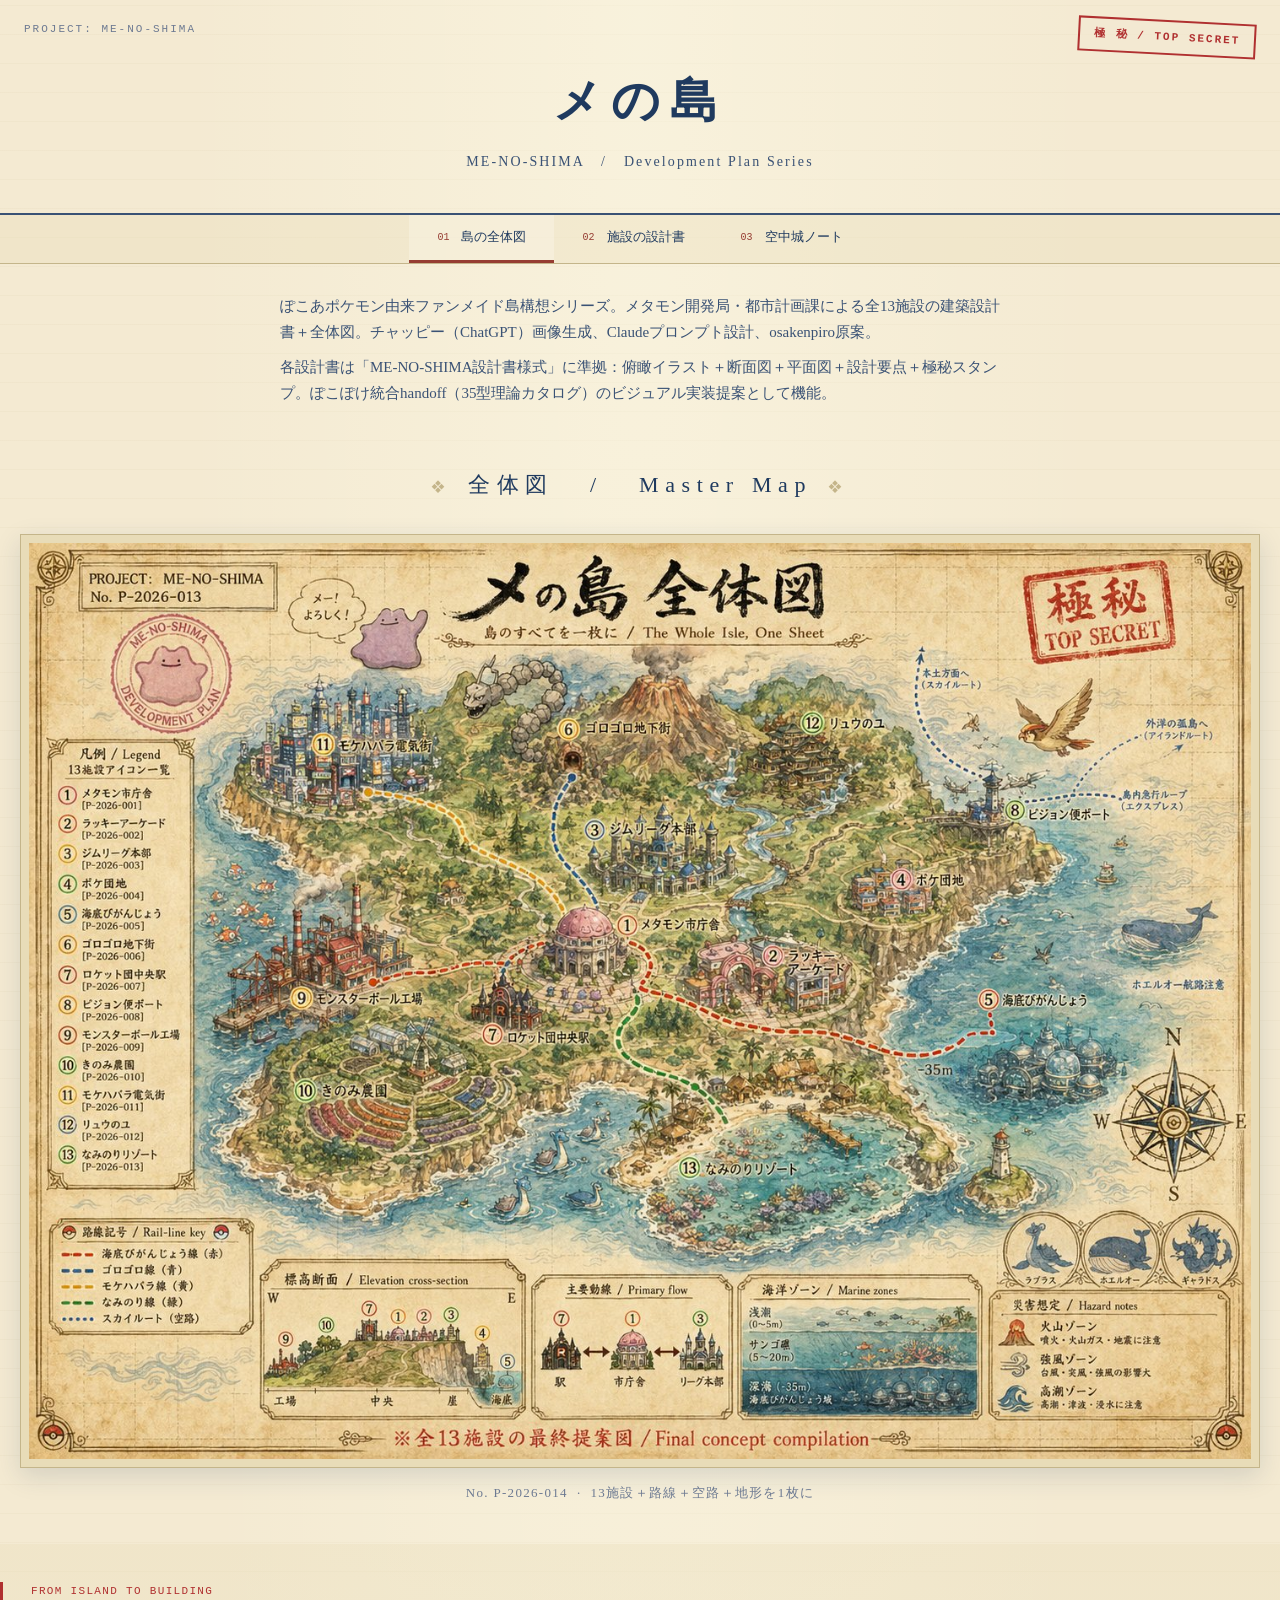
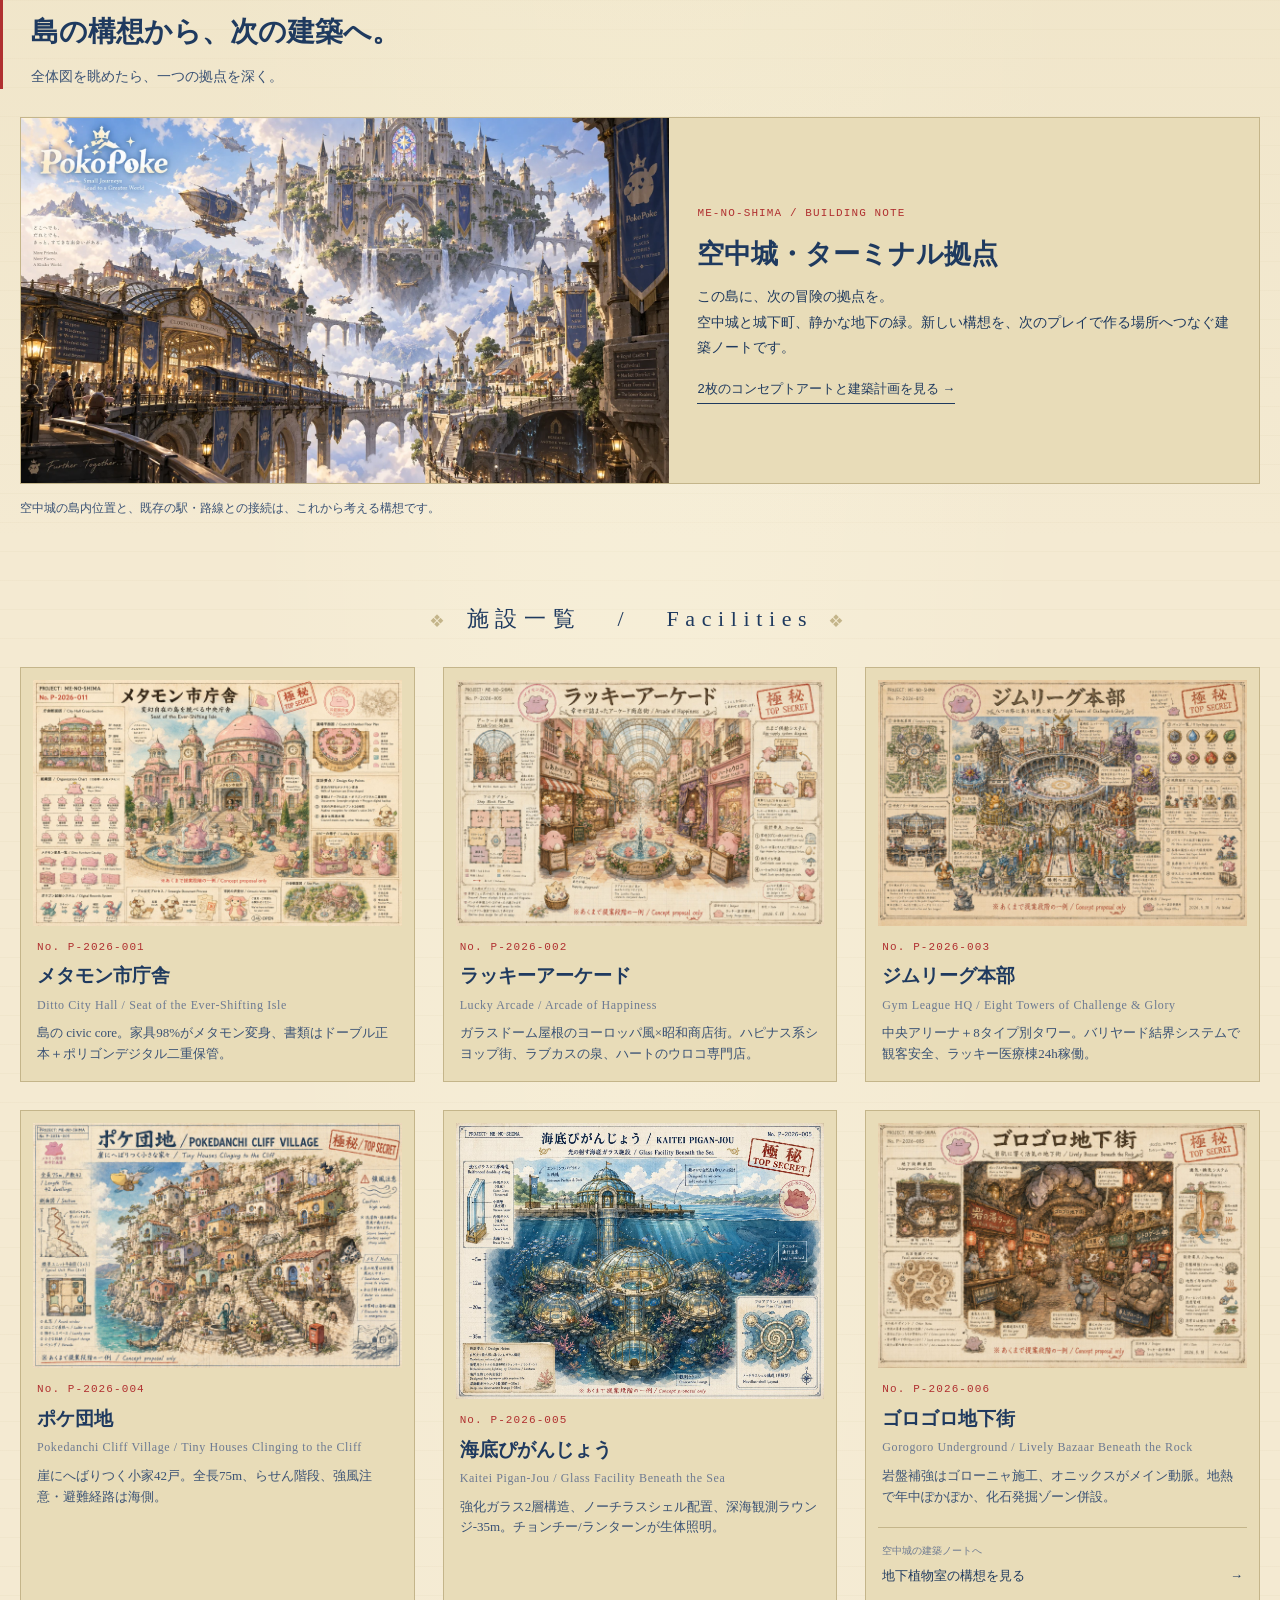
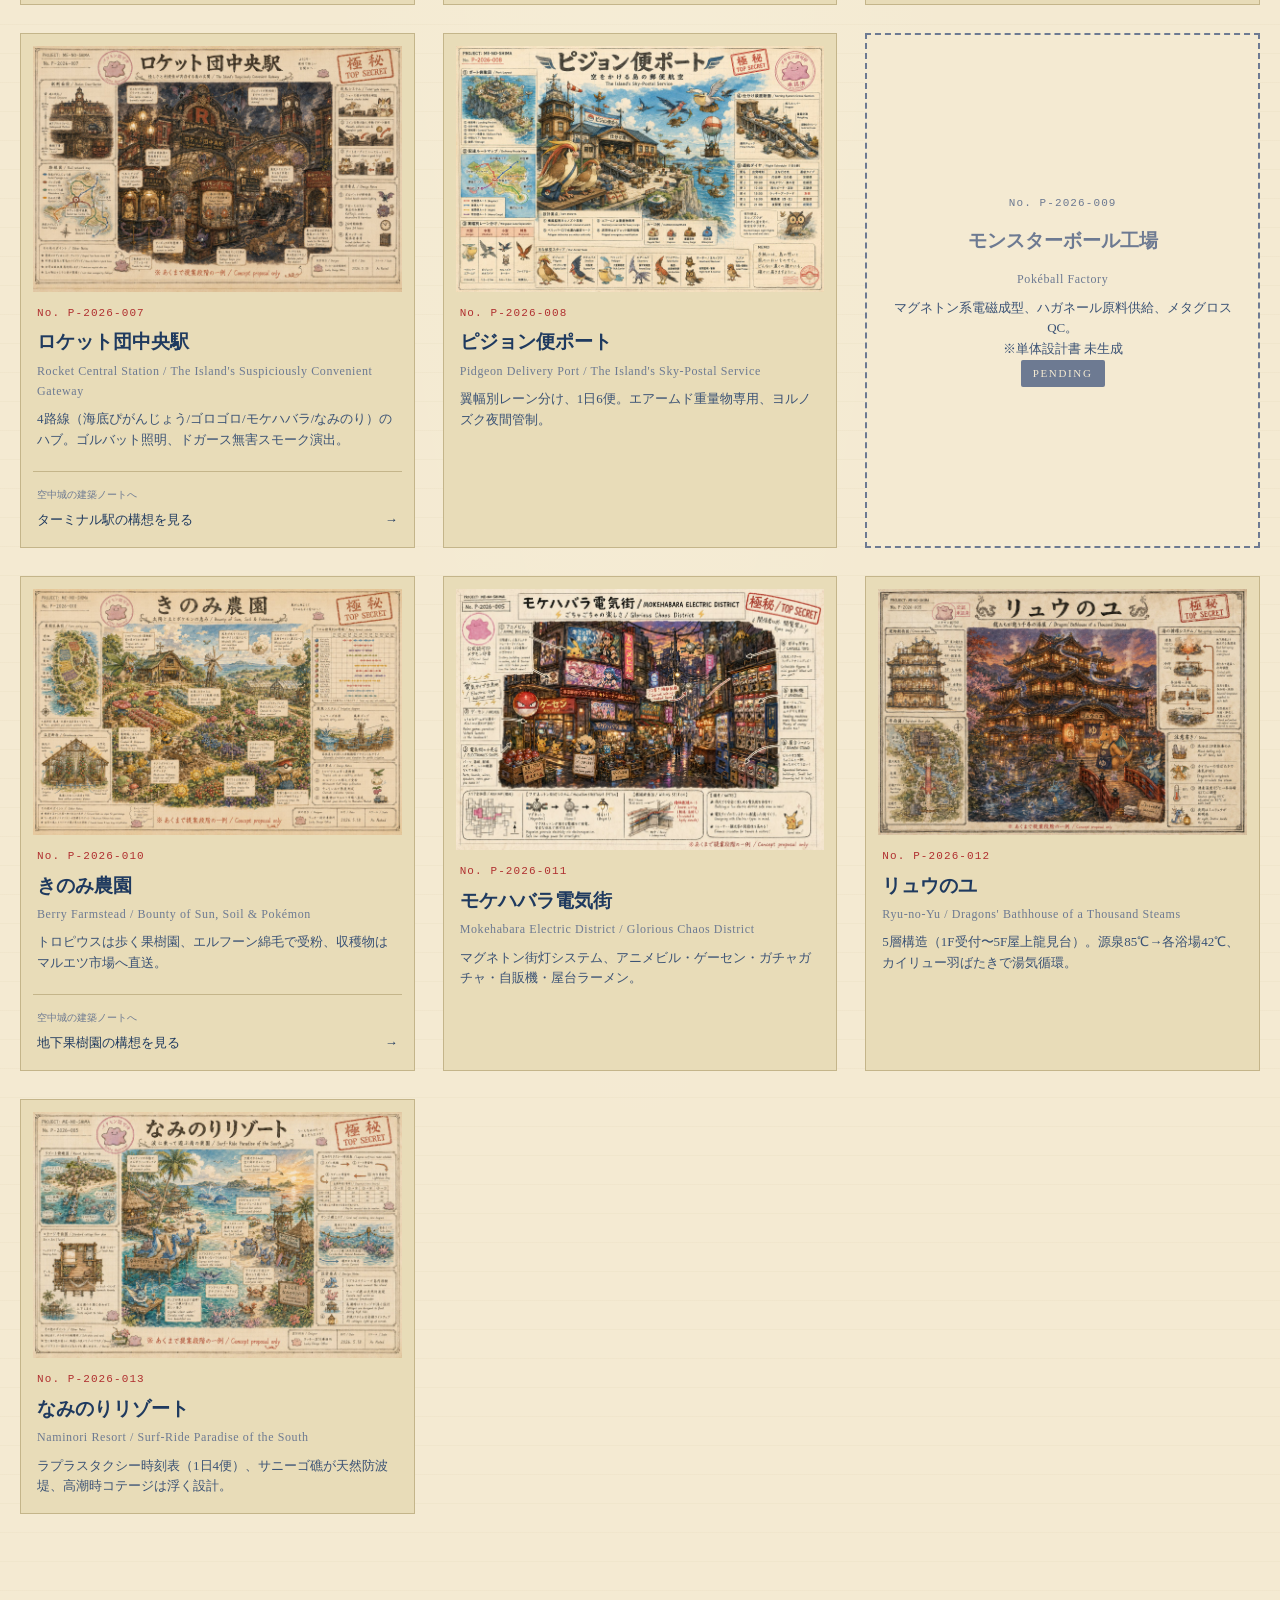
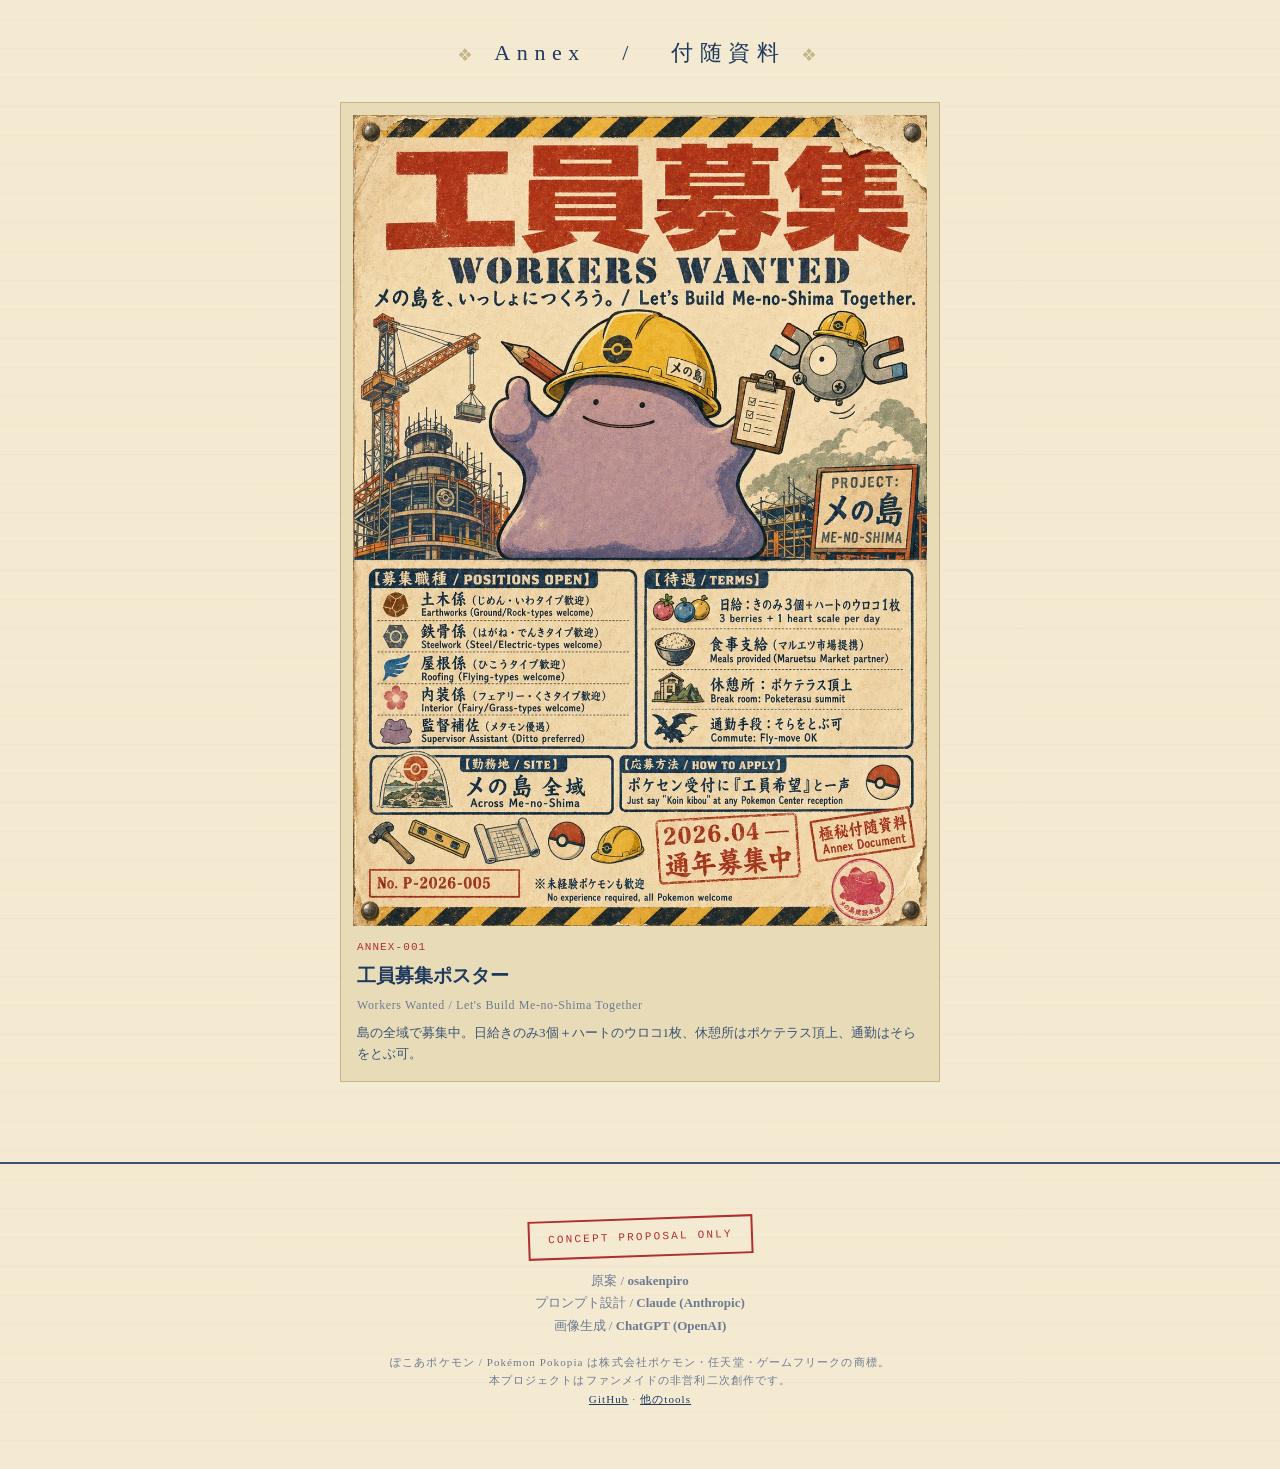
<file: index.html>
<!DOCTYPE html>
<html lang="ja">
<head>
<meta charset="UTF-8">
<meta name="viewport" content="width=device-width, initial-scale=1.0">
<title>メの島 / ME-NO-SHIMA — 建築構想設計書シリーズ</title>
<meta property="og:title" content="メの島 / ME-NO-SHIMA">
<meta property="og:description" content="ぽこあポケモン由来ファンメイド島構想・建築設計書シリーズ（全13施設＋全体図）">
<meta property="og:url" content="https://osakenpiro.github.io/me-no-shima/">
<meta property="og:type" content="website">
<meta property="og:image" content="https://osakenpiro.github.io/me-no-shima/images/P-2026-014-master-map.png">
<meta name="twitter:card" content="summary_large_image">
<style>
  :root {
    --paper: #f4ead2;
    --paper-2: #e8dcb8;
    --ink: #1f3a5f;
    --ink-2: #3a5275;
    --ink-3: #6d7a92;
    --red: #b03030;
    --red-2: #8a2020;
    --line: #c4b58a;
  }
  * { box-sizing: border-box; margin: 0; padding: 0; }
  html { scroll-behavior: smooth; }
  body {
    font-family: "Noto Serif JP", "Yu Mincho", "Hiragino Mincho ProN", serif;
    background: var(--paper);
    color: var(--ink);
    line-height: 1.7;
    background-image:
      radial-gradient(ellipse at top, rgba(255,253,235,0.4) 0%, transparent 50%),
      repeating-linear-gradient(0deg, transparent, transparent 28px, rgba(196,181,138,0.08) 28px, rgba(196,181,138,0.08) 29px);
  }
  header {
    text-align: center;
    padding: 60px 20px 40px;
    border-bottom: 2px double var(--ink-2);
    position: relative;
  }
  header::before {
    content: "PROJECT: ME-NO-SHIMA";
    position: absolute;
    top: 20px;
    left: 24px;
    font-family: "Courier New", monospace;
    font-size: 11px;
    letter-spacing: 2px;
    color: var(--ink-3);
  }
  header::after {
    content: "極 秘 / TOP SECRET";
    position: absolute;
    top: 20px;
    right: 24px;
    padding: 6px 14px;
    border: 2px solid var(--red);
    color: var(--red);
    font-family: "Courier New", monospace;
    font-weight: bold;
    font-size: 11px;
    letter-spacing: 2px;
    transform: rotate(3deg);
    background: rgba(244,234,210,0.6);
  }
  h1 {
    font-size: 48px;
    letter-spacing: 0.2em;
    font-weight: 900;
    margin-bottom: 8px;
  }
  .subtitle {
    font-size: 14px;
    color: var(--ink-2);
    letter-spacing: 0.15em;
  }
  .lead {
    max-width: 760px;
    margin: 30px auto;
    padding: 0 20px;
    font-size: 15px;
    color: var(--ink-2);
  }
  .lead p { margin-bottom: 10px; }
  .section-title {
    text-align: center;
    margin: 60px 0 30px;
    font-size: 22px;
    letter-spacing: 0.3em;
    color: var(--ink);
    position: relative;
  }
  .section-title::before, .section-title::after {
    content: "❖";
    color: var(--line);
    margin: 0 16px;
    font-size: 14px;
  }
  /* MASTER MAP */
  .master {
    max-width: 1400px;
    margin: 0 auto;
    padding: 0 20px 40px;
  }
  .master-frame {
    border: 1px solid var(--line);
    padding: 8px;
    background: var(--paper-2);
    box-shadow: 0 8px 24px rgba(31,58,95,0.15);
  }
  .master-frame img {
    width: 100%;
    display: block;
  }
  .master-cap {
    text-align: center;
    margin-top: 14px;
    font-size: 13px;
    color: var(--ink-3);
    letter-spacing: 0.1em;
  }
  /* GALLERY */
  .gallery {
    max-width: 1400px;
    margin: 0 auto;
    padding: 0 20px 60px;
    display: grid;
    grid-template-columns: repeat(auto-fill, minmax(340px, 1fr));
    gap: 28px;
  }
  .card {
    background: var(--paper-2);
    border: 1px solid var(--line);
    padding: 12px;
    transition: transform 0.2s, box-shadow 0.2s;
  }
  .card:hover {
    transform: translateY(-3px);
    box-shadow: 0 10px 20px rgba(31,58,95,0.18);
  }
  .card a { display: block; text-decoration: none; color: inherit; }
  .card img { width: 100%; display: block; }
  .card-meta {
    padding: 12px 4px 4px;
  }
  .pnum {
    font-family: "Courier New", monospace;
    font-size: 11px;
    color: var(--red);
    letter-spacing: 0.1em;
  }
  .title-ja {
    font-size: 19px;
    font-weight: 700;
    margin: 4px 0 2px;
  }
  .title-en {
    font-size: 12px;
    color: var(--ink-3);
    letter-spacing: 0.05em;
  }
  .caption {
    margin-top: 8px;
    font-size: 13px;
    color: var(--ink-2);
    line-height: 1.6;
  }
  /* MISSING placeholder */
  .card-missing {
    background: var(--paper);
    border: 2px dashed var(--ink-3);
    padding: 12px;
    display: flex;
    flex-direction: column;
    justify-content: center;
    align-items: center;
    min-height: 320px;
    text-align: center;
    color: var(--ink-3);
  }
  .card-missing .pnum { color: var(--ink-3); margin-bottom: 8px; }
  .card-missing .title-ja { margin-bottom: 12px; }
  .card-missing .status {
    display: inline-block;
    padding: 4px 12px;
    background: var(--ink-3);
    color: var(--paper);
    font-size: 11px;
    letter-spacing: 0.15em;
    border-radius: 2px;
  }
  /* ANNEX */
  .annex {
    max-width: 800px;
    margin: 0 auto;
    padding: 0 20px 80px;
  }
  .annex .card { max-width: 600px; margin: 0 auto; }
  /* FOOTER */
  footer {
    border-top: 2px double var(--ink-2);
    padding: 40px 20px 60px;
    text-align: center;
    color: var(--ink-3);
    font-size: 13px;
  }
  footer .stamp {
    display: inline-block;
    padding: 8px 18px;
    border: 2px solid var(--red);
    color: var(--red);
    font-family: "Courier New", monospace;
    font-size: 11px;
    letter-spacing: 0.2em;
    margin: 14px 0;
    transform: rotate(-2deg);
  }
  footer a { color: var(--ink); text-decoration: underline; }
  footer .credit { margin-top: 16px; font-size: 11px; letter-spacing: 0.1em; }
  /* MOBILE */
  @media (max-width: 640px) {
    h1 { font-size: 32px; }
    header { padding: 50px 12px 30px; }
    header::before, header::after { font-size: 10px; }
    .gallery { grid-template-columns: 1fr; gap: 20px; padding: 0 12px 40px; }
    .master, .annex { padding-left: 12px; padding-right: 12px; }
  }
  /* Bounded entrance to the floating-castle building note. */
  .castle-entry { max-width: 1360px; margin: 28px auto 10px; display: grid; grid-template-columns: 1.1fr 1fr; border: 1px solid var(--line); background: var(--paper-2); color: var(--ink); text-decoration: none; }
  .castle-entry img { display: block; width: 100%; height: 100%; object-fit: cover; }
  .castle-entry-copy { padding: 28px; align-self: center; }
  .castle-entry-copy small { color: var(--red); font: 11px/1.7 monospace; letter-spacing: .1em; }
  .castle-entry-copy h2 { font-size: 27px; line-height: 1.5; margin: 10px 0; }
  .castle-entry-copy p { font-size: 14px; line-height: 1.8; }
  .castle-entry-copy span { display: inline-block; margin-top: 18px; padding-bottom: 3px; border-bottom: 1px solid var(--ink); font: 13px/1.7 sans-serif; }
  .castle-entry:hover { box-shadow: 0 8px 24px rgba(31,58,95,.15); }
  .castle-entry:focus-visible { outline: 3px solid var(--red); outline-offset: 4px; }
  @media (max-width: 1400px) { .castle-entry { margin-left: 20px; margin-right: 20px; } }
  @media (max-width: 640px) { .castle-entry { grid-template-columns: 1fr; margin: 24px 12px 0; } .castle-entry-copy { padding: 20px; } .castle-entry-copy h2 { font-size: 25px; } }

/* The same site navigation appears on the island and its building note. */
.island-nav{display:flex;justify-content:center;border-bottom:1px solid #c4b58a;background:#e8dcb855}
.island-nav a{display:flex;align-items:center;justify-content:center;gap:12px;min-height:48px;padding:12px 28px;color:#1f3a5f;text-decoration:none;font:13px/1.6 sans-serif;border-bottom:3px solid transparent}
.island-nav a span{font:10px monospace;color:#963d32}.island-nav a:hover{background:#e8dcb8}.island-nav a[aria-current="page"]{border-bottom-color:#963d32;background:#fbf6e966}
.island-nav a:focus-visible{outline:3px solid #963d32;outline-offset:-3px}
@media(max-width:600px){.island-nav a{flex:1;gap:4px;padding:12px 5px;font-size:11px}.island-nav a span{font-size:9px}}

  html{scroll-padding-top:24px;scroll-behavior:auto}
  .building-notes{padding:38px 0 20px;background:linear-gradient(180deg,#e8dcb855,transparent)}
  .building-notes-heading{max-width:1360px;margin:0 auto;padding:0 28px;border-left:3px solid var(--red)}
  .building-notes-heading p{font:11px/1.8 monospace;letter-spacing:.12em;color:var(--red)}
  .building-notes-heading h2{font-size:28px;font-weight:600;margin:6px 0}
  .building-notes-heading>span{font-size:14px;color:var(--ink-2)}
  .connection-caveat{max-width:1360px;margin:14px auto 0;padding:0 20px;font:12px/1.8 sans-serif;color:var(--ink-2)}
  .card .castle-reference{display:block;border-top:1px solid var(--line);padding:14px 4px 4px;margin-top:16px;font:13px/1.8 sans-serif;text-underline-offset:4px;min-height:60px}
  .castle-reference small{display:block;color:var(--ink-3);font-size:10px;margin-bottom:4px}.castle-reference span{float:right}.card .castle-reference:hover{text-decoration:underline;color:var(--red)}
  .card:target{outline:3px solid var(--red);outline-offset:4px}.card a:focus-visible{outline:3px solid var(--red);outline-offset:4px}
  @media(max-width:600px){.building-notes-heading{margin:0 20px;padding:0 15px}.building-notes-heading h2{font-size:23px}.building-notes-heading>span{font-size:12px}.connection-caveat{font-size:11px}.castle-entry-copy h2{font-size:24px}}
  @media(prefers-reduced-motion:reduce){.card{transition:none}}
</style>
</head>
<body>

<header>
  <h1>メの島</h1>
  <div class="subtitle">ME-NO-SHIMA &nbsp; / &nbsp; Development Plan Series</div>
</header>
<nav class="island-nav" aria-label="メの島 サイト案内">
  <a href="./#master-map" aria-current="page"><span>01</span> 島の全体図</a>
  <a href="./#island-facilities"><span>02</span> 施設の設計書</a>
  <a href="floating-castle.html"><span>03</span> 空中城ノート</a>
</nav>

<div class="lead">
  <p>ぽこあポケモン由来ファンメイド島構想シリーズ。メタモン開発局・都市計画課による全13施設の建築設計書＋全体図。チャッピー（ChatGPT）画像生成、Claudeプロンプト設計、osakenpiro原案。</p>
  <p>各設計書は「ME-NO-SHIMA設計書様式」に準拠：俯瞰イラスト＋断面図＋平面図＋設計要点＋極秘スタンプ。ぽこぽけ統合handoff（35型理論カタログ）のビジュアル実装提案として機能。</p>
</div>

<div class="section-title" id="master-map">全体図 &nbsp; / &nbsp; Master Map</div>
<section class="master">
  <div class="master-frame">
    <a href="images/P-2026-014-master-map.png" target="_blank">
      <img src="images/P-2026-014-master-map.png" alt="メの島 全体図 Master Map">
    </a>
  </div>
  <div class="master-cap">No. P-2026-014 &nbsp;·&nbsp; 13施設＋路線＋空路＋地形を1枚に</div>
</section>

<section class="building-notes" aria-labelledby="building-notes-title">
  <div class="building-notes-heading"><p>FROM ISLAND TO BUILDING</p><h2 id="building-notes-title">島の構想から、次の建築へ。</h2><span>全体図を眺めたら、一つの拠点を深く。</span></div>
  <a class="castle-entry" href="floating-castle.html" aria-label="空中城・ターミナル拠点の建築ノートへ">
  <img src="images/floating-castle-terminal.webp" width="1672" height="941" alt="雲の中に浮かぶ城と、ターミナル駅のある城下町の完成イメージ">
  <div class="castle-entry-copy">
    <small>ME-NO-SHIMA / BUILDING NOTE</small>
    <h2>空中城・ターミナル拠点</h2>
    <p>この島に、次の冒険の拠点を。<br>空中城と城下町、静かな地下の緑。新しい構想を、次のプレイで作る場所へつなぐ建築ノートです。</p>
    <span>2枚のコンセプトアートと建築計画を見る →</span>
  </div>
</a>
  <p class="connection-caveat">空中城の島内位置と、既存の駅・路線との接続は、これから考える構想です。</p>
</section>

<div class="section-title" id="island-facilities">施設一覧 &nbsp; / &nbsp; Facilities</div>
<section class="gallery">

  <article class="card">
    <a href="images/P-2026-001-metamon-cityhall.png" target="_blank">
      <img src="images/P-2026-001-metamon-cityhall.png" alt="メタモン市庁舎">
    </a>
    <div class="card-meta">
      <div class="pnum">No. P-2026-001</div>
      <div class="title-ja">メタモン市庁舎</div>
      <div class="title-en">Ditto City Hall / Seat of the Ever-Shifting Isle</div>
      <div class="caption">島の civic core。家具98%がメタモン変身、書類はドーブル正本＋ポリゴンデジタル二重保管。</div>
    </div>
  </article>

  <article class="card">
    <a href="images/P-2026-002-lucky-arcade.png" target="_blank">
      <img src="images/P-2026-002-lucky-arcade.png" alt="ラッキーアーケード">
    </a>
    <div class="card-meta">
      <div class="pnum">No. P-2026-002</div>
      <div class="title-ja">ラッキーアーケード</div>
      <div class="title-en">Lucky Arcade / Arcade of Happiness</div>
      <div class="caption">ガラスドーム屋根のヨーロッパ風×昭和商店街。ハピナス系シヨップ街、ラブカスの泉、ハートのウロコ専門店。</div>
    </div>
  </article>

  <article class="card">
    <a href="images/P-2026-003-gym-league-hq.png" target="_blank">
      <img src="images/P-2026-003-gym-league-hq.png" alt="ジムリーグ本部">
    </a>
    <div class="card-meta">
      <div class="pnum">No. P-2026-003</div>
      <div class="title-ja">ジムリーグ本部</div>
      <div class="title-en">Gym League HQ / Eight Towers of Challenge & Glory</div>
      <div class="caption">中央アリーナ＋8タイプ別タワー。バリヤード結界システムで観客安全、ラッキー医療棟24h稼働。</div>
    </div>
  </article>

  <article class="card">
    <a href="images/P-2026-004-poke-danchi.png" target="_blank">
      <img src="images/P-2026-004-poke-danchi.png" alt="ポケ団地">
    </a>
    <div class="card-meta">
      <div class="pnum">No. P-2026-004</div>
      <div class="title-ja">ポケ団地</div>
      <div class="title-en">Pokedanchi Cliff Village / Tiny Houses Clinging to the Cliff</div>
      <div class="caption">崖にへばりつく小家42戸。全長75m、らせん階段、強風注意・避難経路は海側。</div>
    </div>
  </article>

  <article class="card">
    <a href="images/P-2026-005-kaitei-pigan-jou.png" target="_blank">
      <img src="images/P-2026-005-kaitei-pigan-jou.png" alt="海底ぴがんじょう">
    </a>
    <div class="card-meta">
      <div class="pnum">No. P-2026-005</div>
      <div class="title-ja">海底ぴがんじょう</div>
      <div class="title-en">Kaitei Pigan-Jou / Glass Facility Beneath the Sea</div>
      <div class="caption">強化ガラス2層構造、ノーチラスシェル配置、深海観測ラウンジ-35m。チョンチー/ランターンが生体照明。</div>
    </div>
  </article>

  <article class="card" id="facility-006" tabindex="-1">
    <a href="images/P-2026-006-gorogoro-underground.png" target="_blank">
      <img src="images/P-2026-006-gorogoro-underground.png" alt="ゴロゴロ地下街">
    </a>
    <div class="card-meta">
      <div class="pnum">No. P-2026-006</div>
      <div class="title-ja">ゴロゴロ地下街</div>
      <div class="title-en">Gorogoro Underground / Lively Bazaar Beneath the Rock</div>
      <div class="caption">岩盤補強はゴローニャ施工、オニックスがメイン動脈。地熱で年中ぽかぽか、化石発掘ゾーン併設。</div>
    </div>
    <a class="castle-reference" href="floating-castle.html#plant-room"><small>空中城の建築ノートへ</small>地下植物室の構想を見る <span aria-hidden="true">→</span></a>
  </article>

  <article class="card" id="facility-007" tabindex="-1">
    <a href="images/P-2026-007-rocket-central-station.png" target="_blank">
      <img src="images/P-2026-007-rocket-central-station.png" alt="ロケット団中央駅">
    </a>
    <div class="card-meta">
      <div class="pnum">No. P-2026-007</div>
      <div class="title-ja">ロケット団中央駅</div>
      <div class="title-en">Rocket Central Station / The Island's Suspiciously Convenient Gateway</div>
      <div class="caption">4路線（海底ぴがんじょう/ゴロゴロ/モケハバラ/なみのり）のハブ。ゴルバット照明、ドガース無害スモーク演出。</div>
    </div>
    <a class="castle-reference" href="floating-castle.html#station"><small>空中城の建築ノートへ</small>ターミナル駅の構想を見る <span aria-hidden="true">→</span></a>
  </article>

  <article class="card">
    <a href="images/P-2026-008-pidgeon-port.png" target="_blank">
      <img src="images/P-2026-008-pidgeon-port.png" alt="ピジョン便ポート">
    </a>
    <div class="card-meta">
      <div class="pnum">No. P-2026-008</div>
      <div class="title-ja">ピジョン便ポート</div>
      <div class="title-en">Pidgeon Delivery Port / The Island's Sky-Postal Service</div>
      <div class="caption">翼幅別レーン分け、1日6便。エアームド重量物専用、ヨルノズク夜間管制。</div>
    </div>
  </article>

  <article class="card card-missing">
    <div class="pnum">No. P-2026-009</div>
    <div class="title-ja">モンスターボール工場</div>
    <div class="title-en">Pokéball Factory</div>
    <div class="caption">マグネトン系電磁成型、ハガネール原料供給、メタグロスQC。<br>※単体設計書 未生成</div>
    <span class="status">PENDING</span>
  </article>

  <article class="card" id="facility-010" tabindex="-1">
    <a href="images/P-2026-010-berry-farm.png" target="_blank">
      <img src="images/P-2026-010-berry-farm.png" alt="きのみ農園">
    </a>
    <div class="card-meta">
      <div class="pnum">No. P-2026-010</div>
      <div class="title-ja">きのみ農園</div>
      <div class="title-en">Berry Farmstead / Bounty of Sun, Soil & Pokémon</div>
      <div class="caption">トロピウスは歩く果樹園、エルフーン綿毛で受粉、収穫物はマルエツ市場へ直送。</div>
    </div>
    <a class="castle-reference" href="floating-castle.html#orchard"><small>空中城の建築ノートへ</small>地下果樹園の構想を見る <span aria-hidden="true">→</span></a>
  </article>

  <article class="card">
    <a href="images/P-2026-011-mokehabara-electric.png" target="_blank">
      <img src="images/P-2026-011-mokehabara-electric.png" alt="モケハバラ電気街">
    </a>
    <div class="card-meta">
      <div class="pnum">No. P-2026-011</div>
      <div class="title-ja">モケハバラ電気街</div>
      <div class="title-en">Mokehabara Electric District / Glorious Chaos District</div>
      <div class="caption">マグネトン街灯システム、アニメビル・ゲーセン・ガチャガチャ・自販機・屋台ラーメン。</div>
    </div>
  </article>

  <article class="card">
    <a href="images/P-2026-012-ryu-no-yu.png" target="_blank">
      <img src="images/P-2026-012-ryu-no-yu.png" alt="リュウのユ">
    </a>
    <div class="card-meta">
      <div class="pnum">No. P-2026-012</div>
      <div class="title-ja">リュウのユ</div>
      <div class="title-en">Ryu-no-Yu / Dragons' Bathhouse of a Thousand Steams</div>
      <div class="caption">5層構造（1F受付〜5F屋上龍見台）。源泉85℃→各浴場42℃、カイリュー羽ばたきで湯気循環。</div>
    </div>
  </article>

  <article class="card">
    <a href="images/P-2026-013-naminori-resort.png" target="_blank">
      <img src="images/P-2026-013-naminori-resort.png" alt="なみのりリゾート">
    </a>
    <div class="card-meta">
      <div class="pnum">No. P-2026-013</div>
      <div class="title-ja">なみのりリゾート</div>
      <div class="title-en">Naminori Resort / Surf-Ride Paradise of the South</div>
      <div class="caption">ラプラスタクシー時刻表（1日4便）、サニーゴ礁が天然防波堤、高潮時コテージは浮く設計。</div>
    </div>
  </article>

</section>

<div class="section-title">Annex &nbsp; / &nbsp; 付随資料</div>
<section class="annex">
  <article class="card">
    <a href="images/annex-workers-wanted.png" target="_blank">
      <img src="images/annex-workers-wanted.png" alt="工員募集ポスター">
    </a>
    <div class="card-meta">
      <div class="pnum">ANNEX-001</div>
      <div class="title-ja">工員募集ポスター</div>
      <div class="title-en">Workers Wanted / Let's Build Me-no-Shima Together</div>
      <div class="caption">島の全域で募集中。日給きのみ3個＋ハートのウロコ1枚、休憩所はポケテラス頂上、通勤はそらをとぶ可。</div>
    </div>
  </article>
</section>

<footer>
  <div class="stamp">CONCEPT PROPOSAL ONLY</div>
  <div>原案 / <strong>osakenpiro</strong></div>
  <div>プロンプト設計 / <strong>Claude (Anthropic)</strong></div>
  <div>画像生成 / <strong>ChatGPT (OpenAI)</strong></div>
  <div class="credit">
    ぽこあポケモン / Pokémon Pokopia は株式会社ポケモン・任天堂・ゲームフリークの商標。<br>
    本プロジェクトはファンメイドの非営利二次創作です。<br>
    <a href="https://github.com/osakenpiro/me-no-shima">GitHub</a> ·
    <a href="https://osakenpiro.github.io/">他のtools</a>
  </div>
</footer>

</body>
</html>
</file>
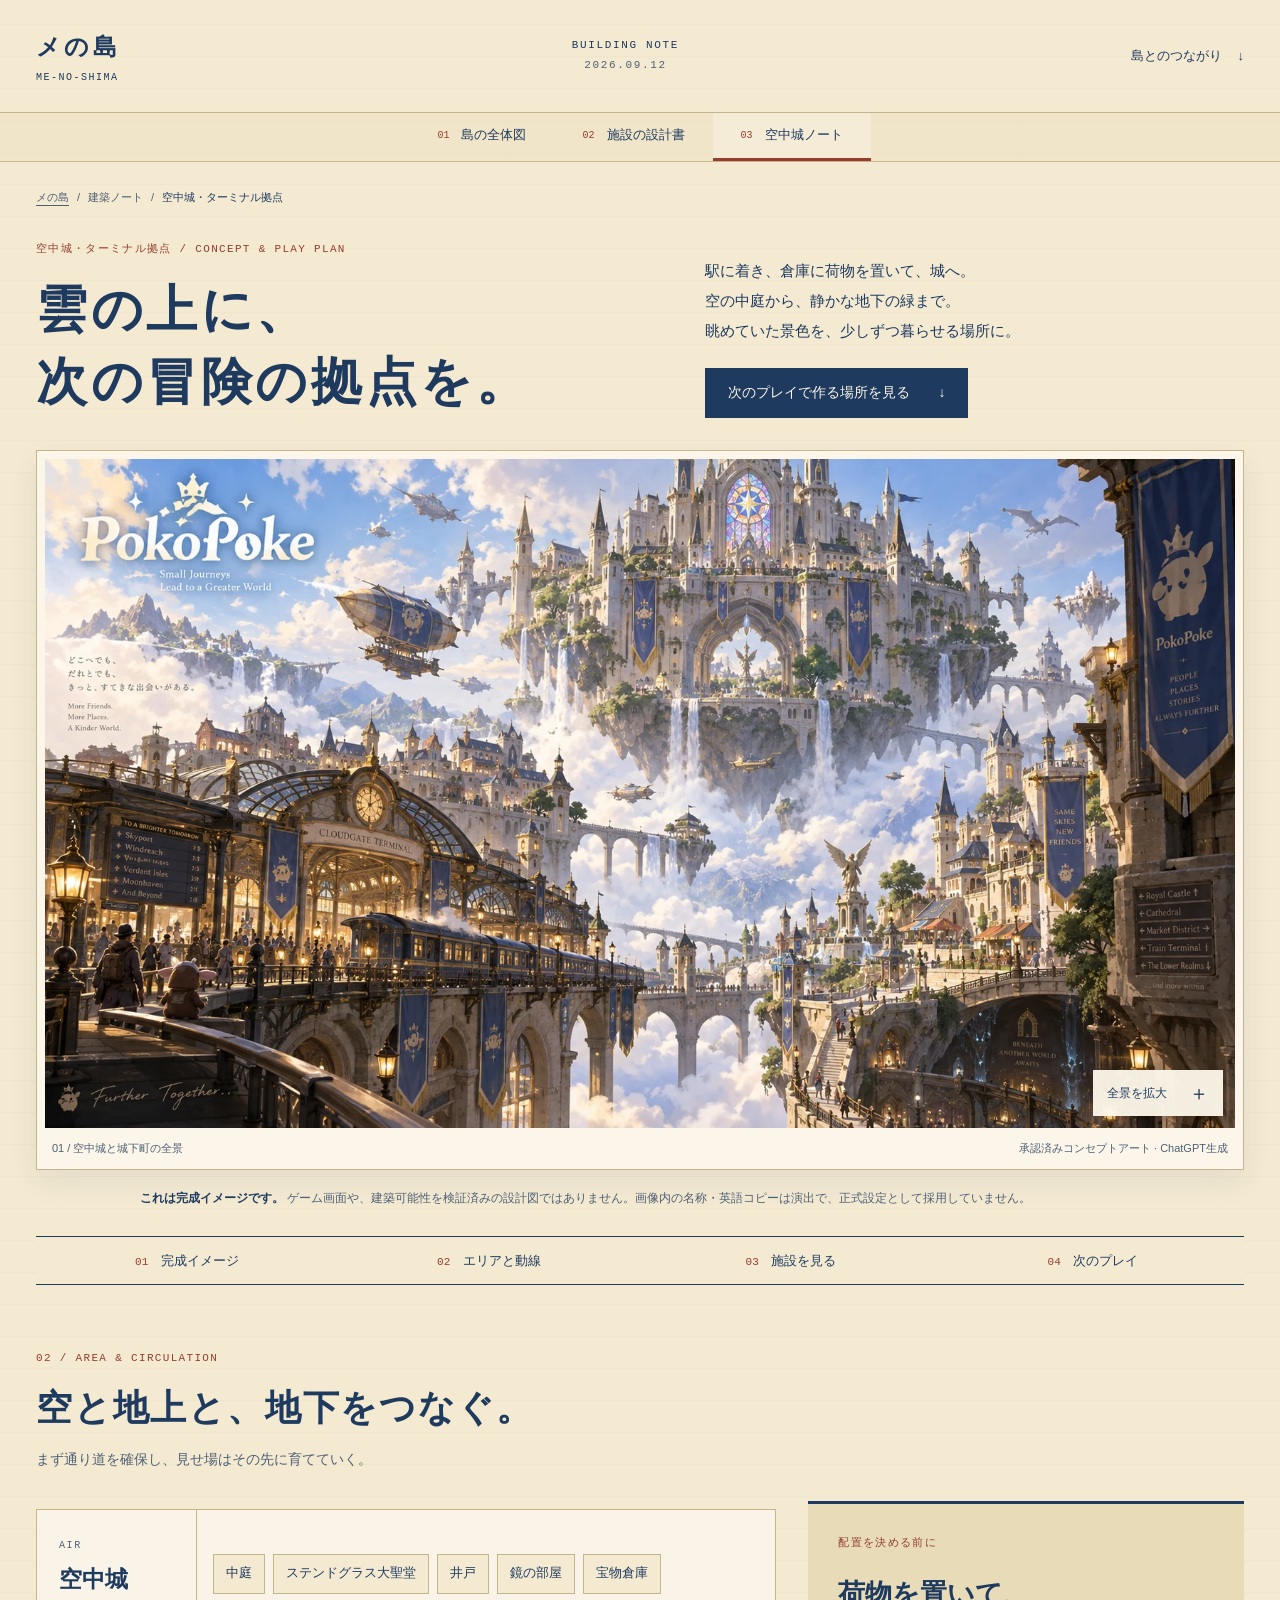
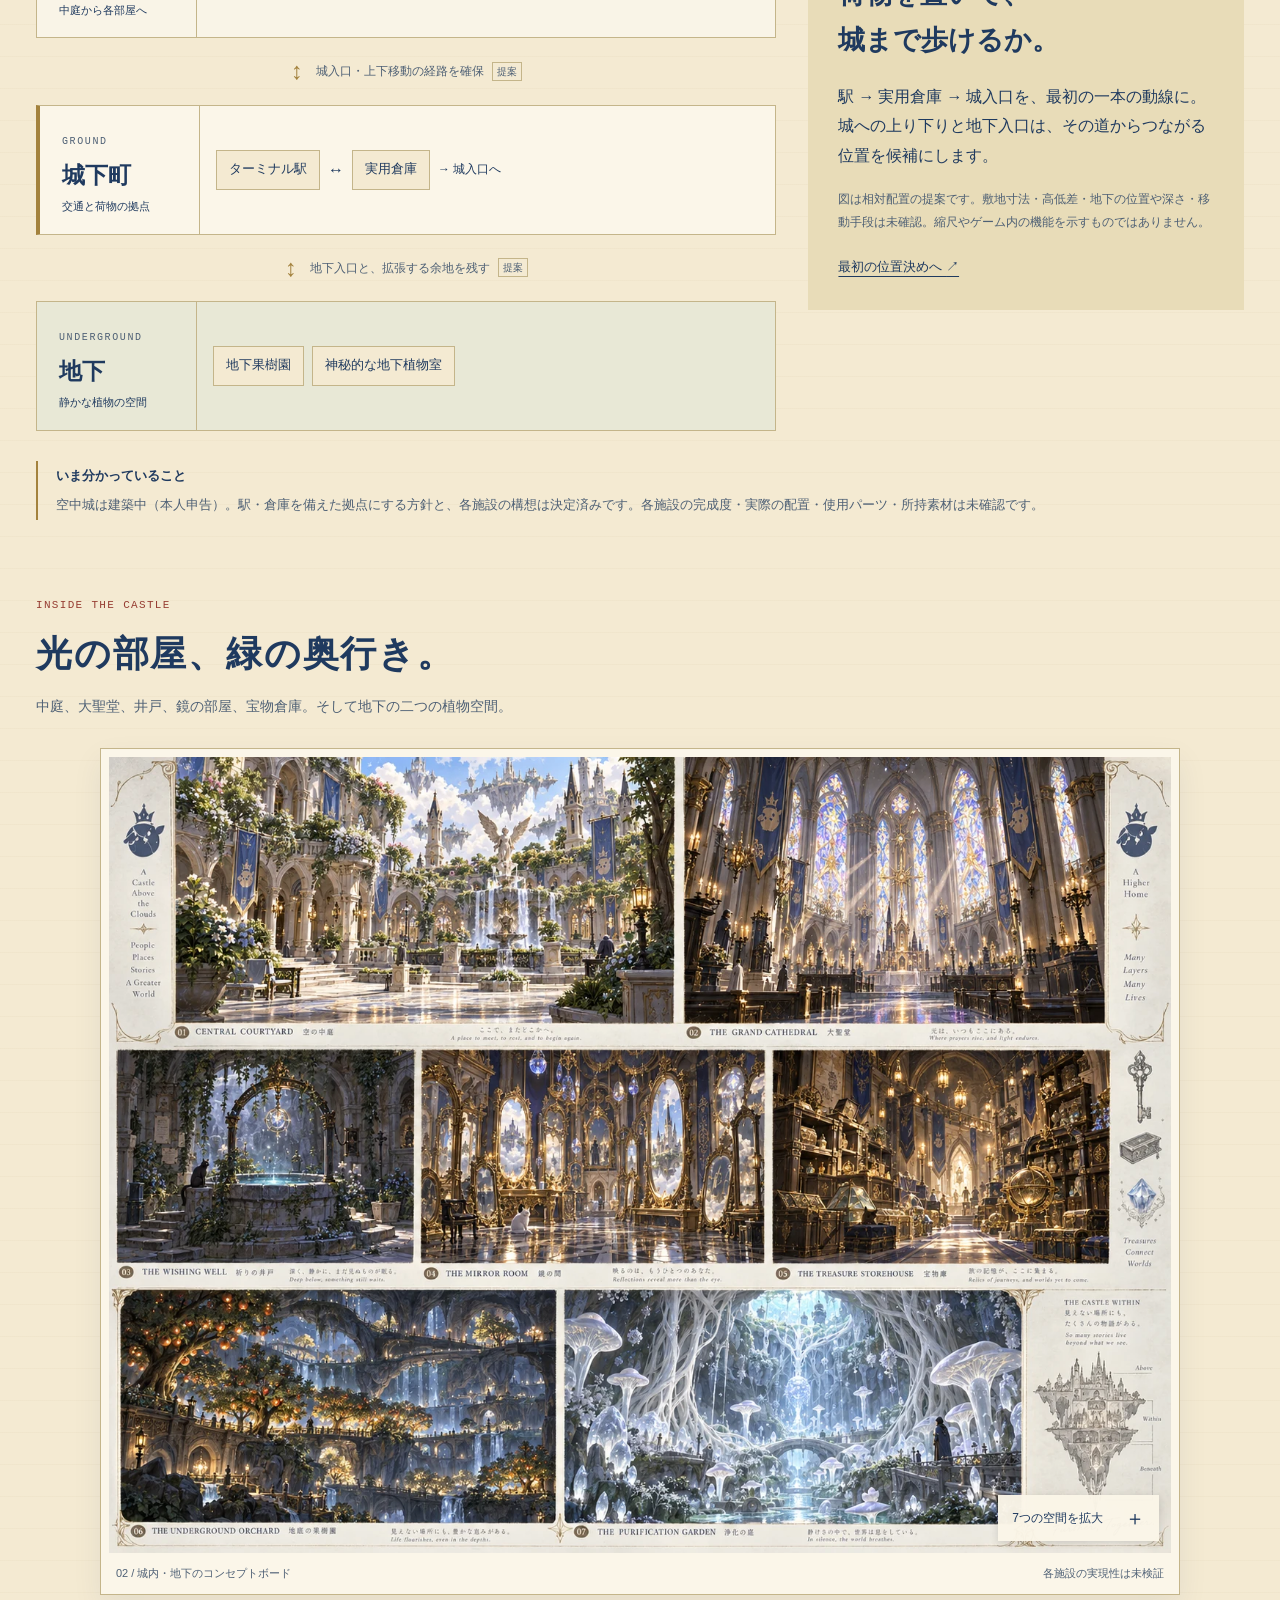
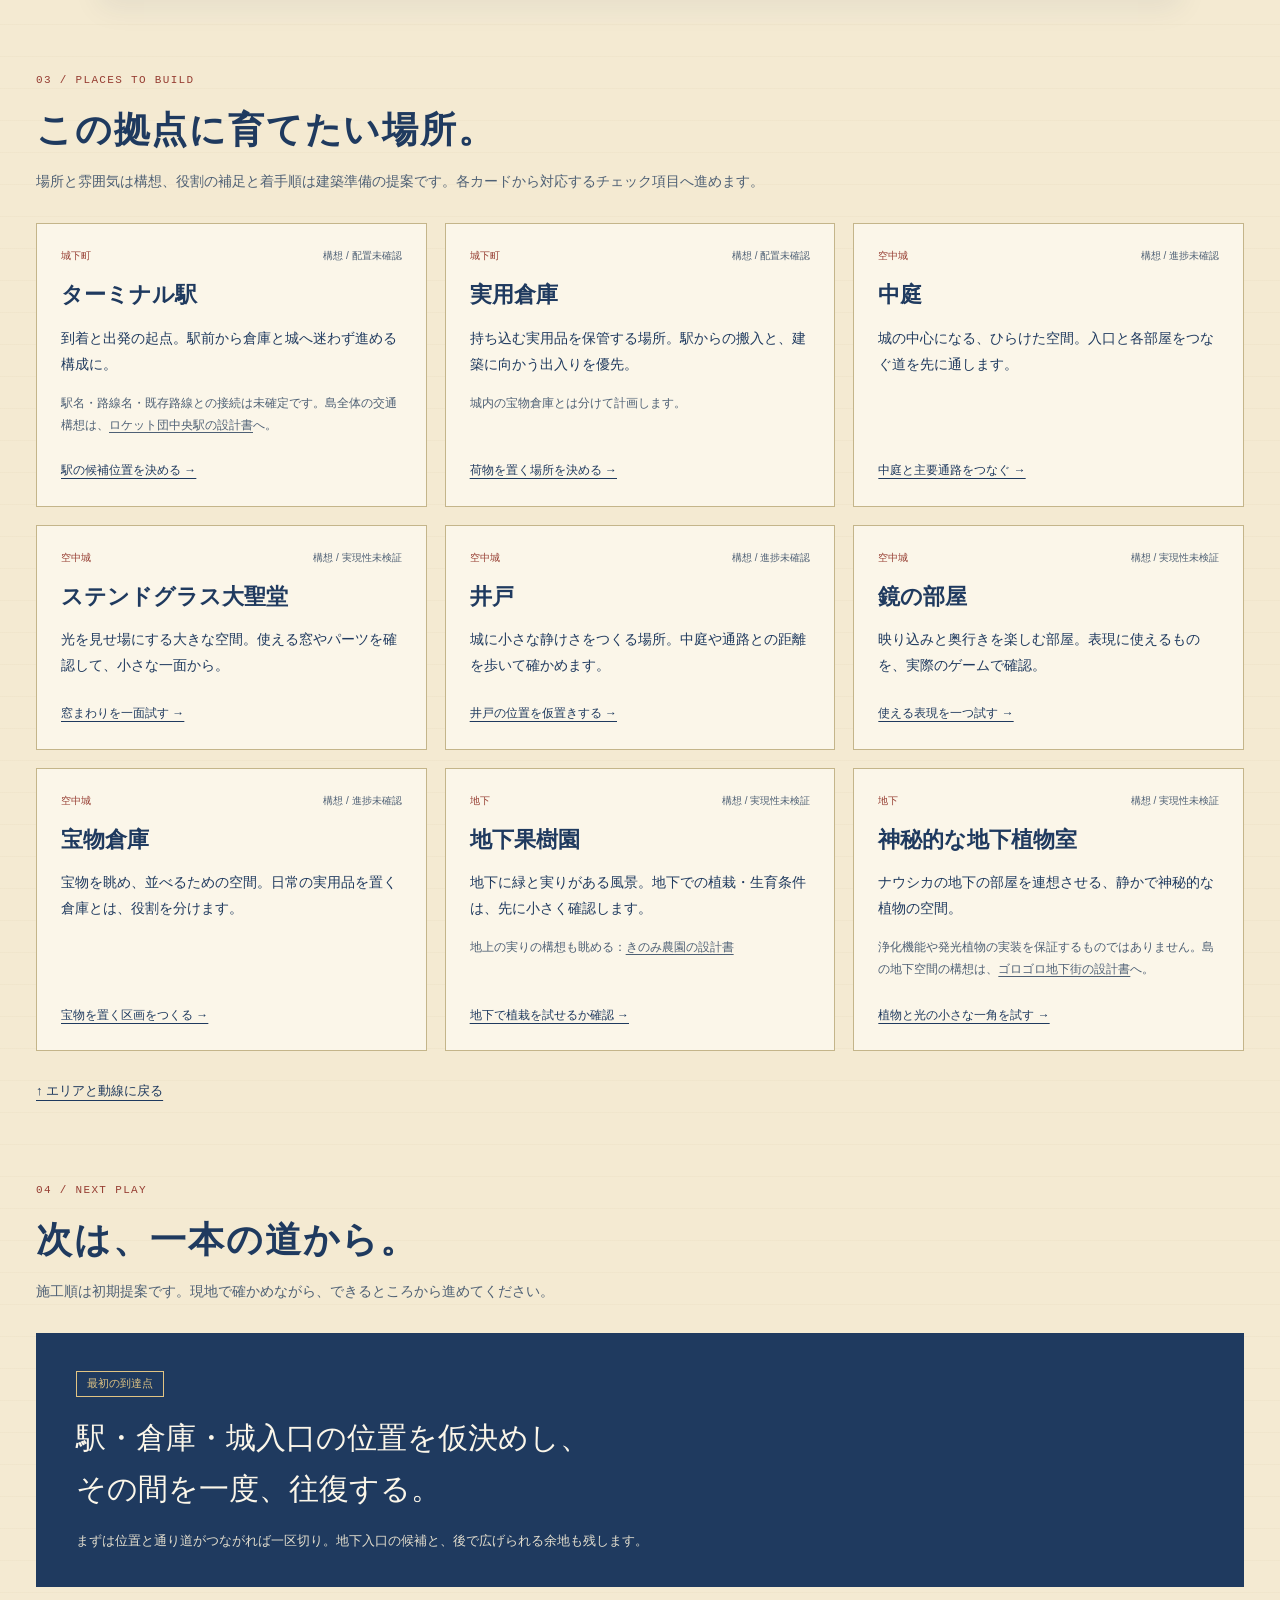
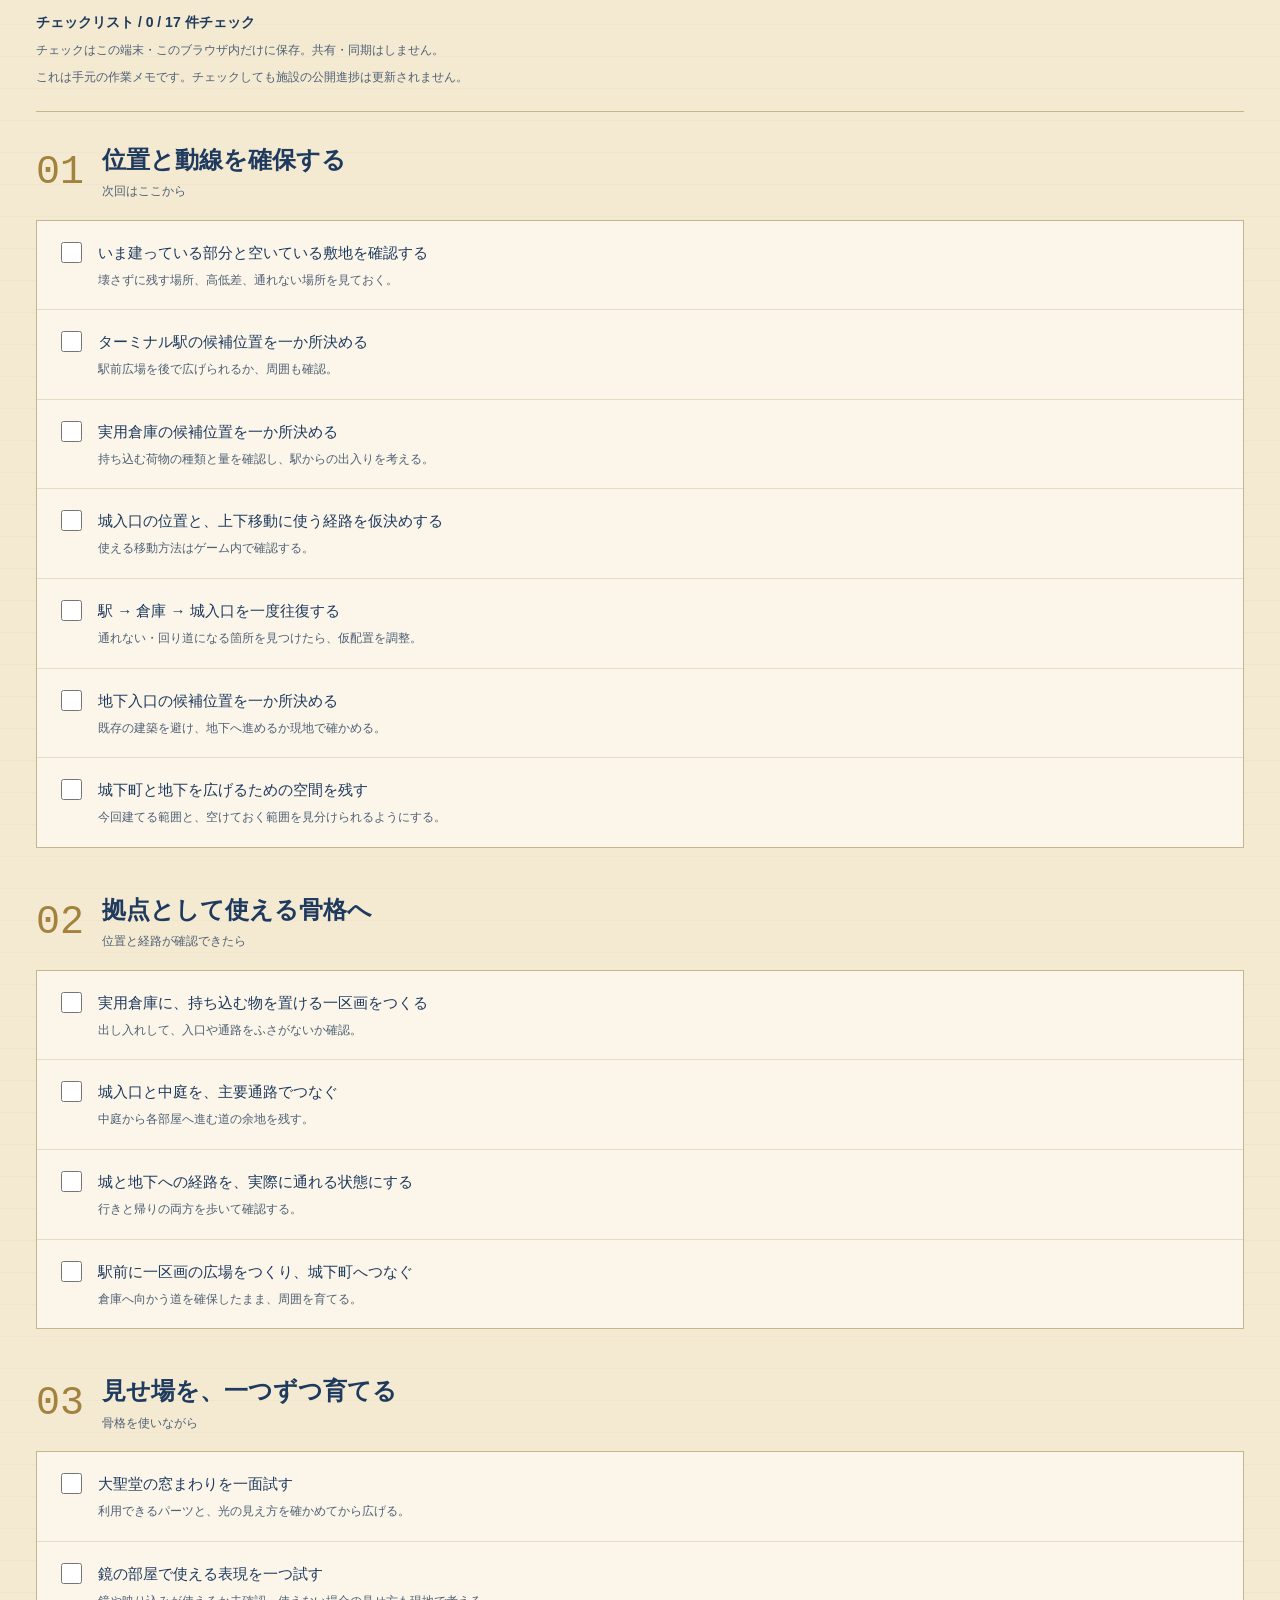
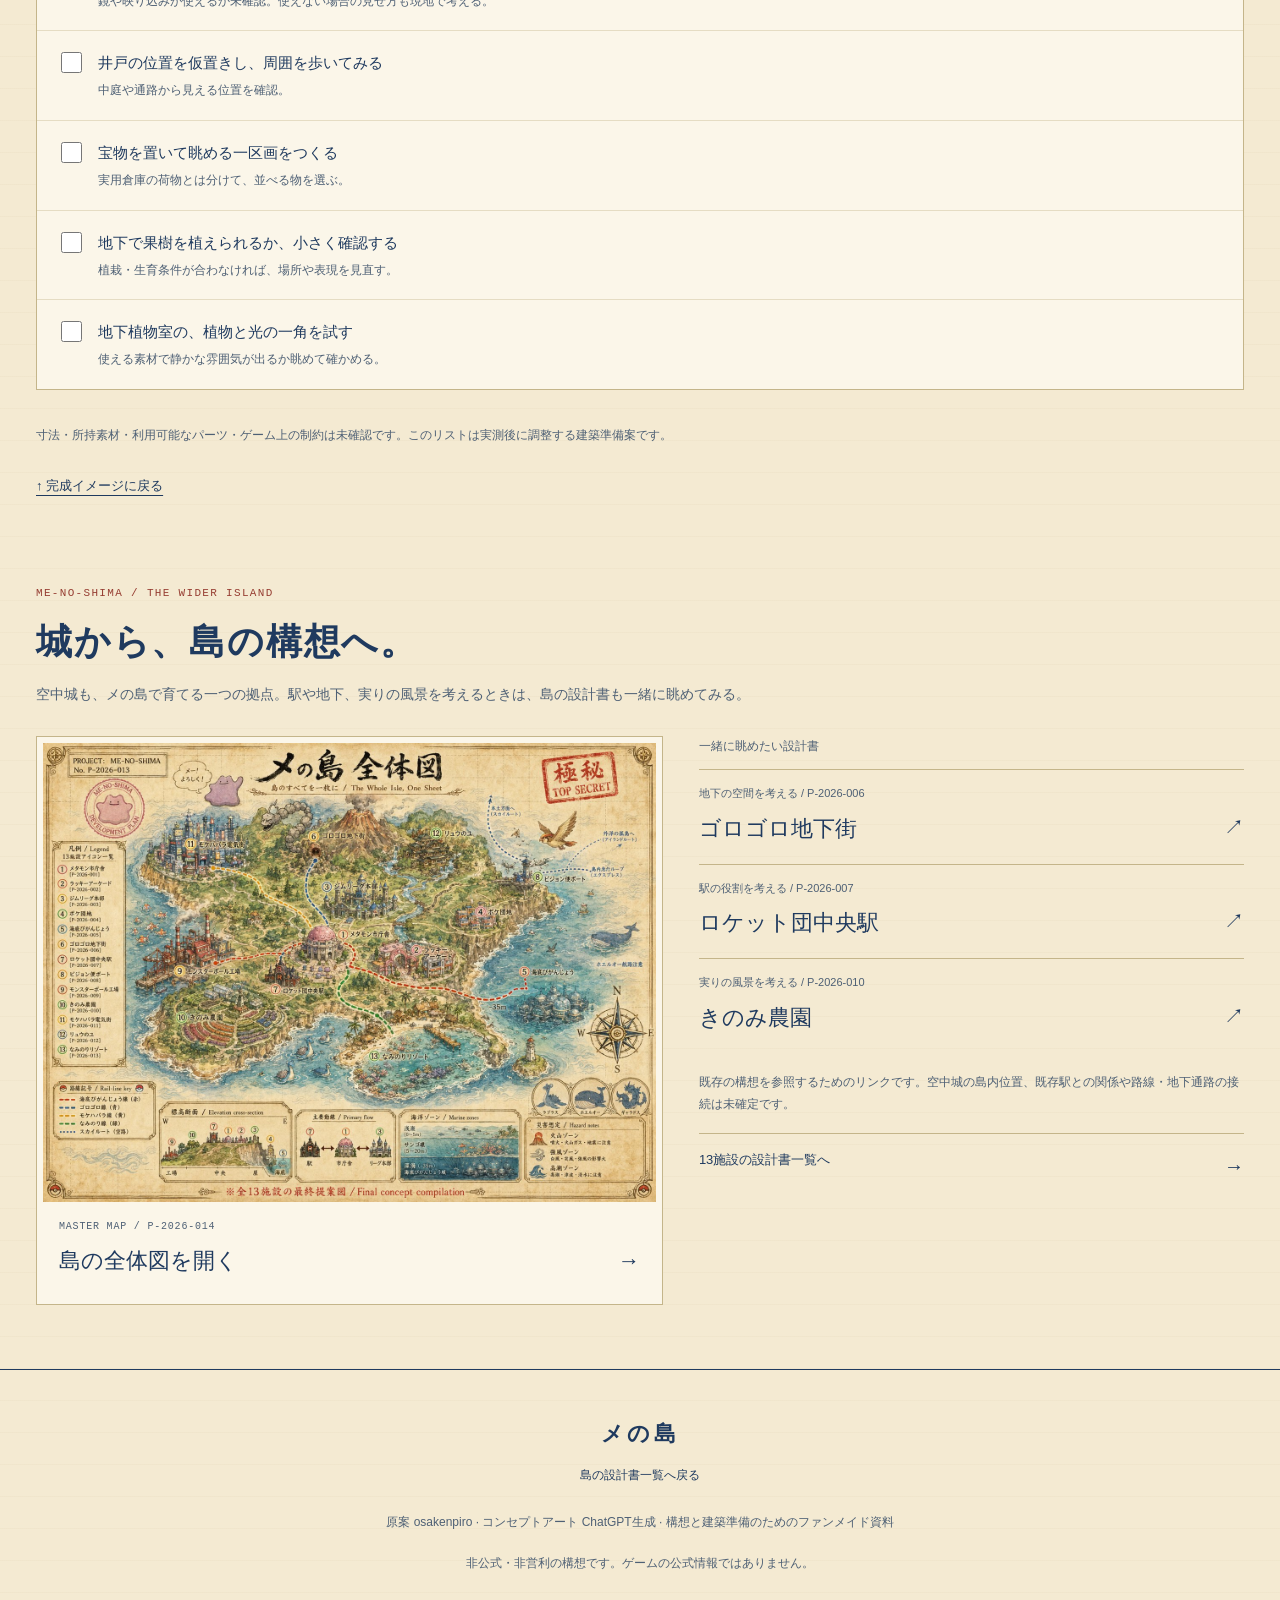
<file: floating-castle.html>
<!DOCTYPE html>
<html lang="ja">
<head>
<meta charset="UTF-8">
<meta name="viewport" content="width=device-width,initial-scale=1">
<title>空中城・ターミナル拠点 | メの島</title>
<meta name="description" content="メの島の空中城と城下町。完成イメージから、駅・倉庫・城・地下の構成、次回プレイの建築チェックリストへ。">
<meta property="og:title" content="空中城・ターミナル拠点 | メの島">
<meta property="og:description" content="完成イメージを眺めて、次に作る場所へ。空中城と城下町の建築ノート。">
<meta property="og:image" content="https://osakenpiro.github.io/me-no-shima/images/floating-castle-terminal.webp">
<meta property="og:url" content="https://osakenpiro.github.io/me-no-shima/floating-castle.html">
<link rel="stylesheet" href="castle.css">
<script src="castle.js" defer></script>
</head>
<body>
<a class="skip-link" href="#main">本文へ</a>
<header class="masthead">
<a class="wordmark" href="./">メの島<span>ME-NO-SHIMA</span></a>
<p class="document-no">BUILDING NOTE <span>2026.09.12</span></p>
<a class="home-link" href="#island-context">島とのつながり <span aria-hidden="true">↓</span></a>
</header>
<nav class="island-nav" aria-label="メの島 サイト案内">
  <a href="./#master-map"><span>01</span> 島の全体図</a>
  <a href="./#island-facilities"><span>02</span> 施設の設計書</a>
  <a href="floating-castle.html" aria-current="page"><span>03</span> 空中城ノート</a>
</nav>
<main id="main">
<p class="breadcrumbs"><a href="./">メの島</a><span aria-hidden="true"> / </span> 建築ノート <span aria-hidden="true"> / </span><strong>空中城・ターミナル拠点</strong></p>
<section class="intro" id="overview" aria-labelledby="page-title">
<div class="intro-copy">
<div><p class="eyebrow">空中城・ターミナル拠点 / CONCEPT &amp; PLAY PLAN</p>
<h1 id="page-title">雲の上に、<br>次の冒険の拠点を。</h1></div>
<div class="intro-side"><p>駅に着き、倉庫に荷物を置いて、城へ。<br>空の中庭から、静かな地下の緑まで。<br>眺めていた景色を、少しずつ暮らせる場所に。</p>
<a class="button primary" href="#next-play">次のプレイで作る場所を見る <span aria-hidden="true">↓</span></a></div>
</div>
<figure class="artwork hero-art">
<a class="art-link" href="images/floating-castle-terminal.webp" data-lightbox data-caption="空中城とターミナル駅のある城下町 — 完成イメージ" aria-label="全景コンセプトアートを拡大">
<img src="images/floating-castle-terminal.webp" width="1672" height="941" alt="青空と雲の中に浮かぶ城。手前の駅と城下町から、橋が城へ続く完成イメージ。" fetchpriority="high">
<span class="enlarge">全景を拡大 <span aria-hidden="true">＋</span></span></a>
<figcaption><span>01 / 空中城と城下町の全景</span><span>承認済みコンセプトアート · ChatGPT生成</span></figcaption>
</figure>
<div class="concept-note"><p><strong>これは完成イメージです。</strong> ゲーム画面や、建築可能性を検証済みの設計図ではありません。画像内の名称・英語コピーは演出で、正式設定として採用していません。</p></div>
</section>

<nav class="section-nav" aria-label="この建築ノートの目次">
<a href="#overview"><span>01</span> 完成イメージ</a>
<a href="#area-map"><span>02</span> エリアと動線</a>
<a href="#facilities"><span>03</span> 施設を見る</a>
<a href="#next-play"><span>04</span> 次のプレイ</a>
</nav>

<section class="page-section" id="area-map" aria-labelledby="area-title">
<div class="section-heading"><p class="eyebrow">02 / AREA &amp; CIRCULATION</p><h2 id="area-title">空と地上と、地下をつなぐ。</h2><p>まず通り道を確保し、見せ場はその先に育てていく。</p></div>
<div class="area-layout">
<div class="levels" aria-label="エリアの上下関係と施設へのリンク">
<div class="level air"><div class="level-label"><span>AIR</span><h3>空中城</h3><p>中庭から各部屋へ</p></div><div class="level-links"><a href="#courtyard">中庭</a><a href="#cathedral">ステンドグラス大聖堂</a><a href="#well">井戸</a><a href="#mirror">鏡の部屋</a><a href="#treasury">宝物倉庫</a></div></div>
<p class="connection"><span aria-hidden="true">↕</span> 城入口・上下移動の経路を確保 <span class="proposed">提案</span></p>
<div class="level ground"><div class="level-label"><span>GROUND</span><h3>城下町</h3><p>交通と荷物の拠点</p></div><div class="level-links"><a href="#station">ターミナル駅</a><span aria-hidden="true">↔</span><a href="#utility-storage">実用倉庫</a><span class="route-tail">→ 城入口へ</span></div></div>
<p class="connection"><span aria-hidden="true">↕</span> 地下入口と、拡張する余地を残す <span class="proposed">提案</span></p>
<div class="level underground"><div class="level-label"><span>UNDERGROUND</span><h3>地下</h3><p>静かな植物の空間</p></div><div class="level-links"><a href="#orchard">地下果樹園</a><a href="#plant-room">神秘的な地下植物室</a></div></div>
</div>
<aside class="field-note"><p class="eyebrow">配置を決める前に</p><h3>荷物を置いて、<br>城まで歩けるか。</h3><p>駅 → 実用倉庫 → 城入口を、最初の一本の動線に。城への上り下りと地下入口は、その道からつながる位置を候補にします。</p><p class="small">図は相対配置の提案です。敷地寸法・高低差・地下の位置や深さ・移動手段は未確認。縮尺やゲーム内の機能を示すものではありません。</p><a class="text-link" href="#phase-one">最初の位置決めへ <span aria-hidden="true">↗</span></a></aside>
</div>
<div class="status-note"><strong>いま分かっていること</strong><p>空中城は建築中（本人申告）。駅・倉庫を備えた拠点にする方針と、各施設の構想は決定済みです。各施設の完成度・実際の配置・使用パーツ・所持素材は未確認です。</p></div>
</section>

<section class="page-section" id="interior" aria-labelledby="interior-title">
<div class="section-heading"><p class="eyebrow">INSIDE THE CASTLE</p><h2 id="interior-title">光の部屋、緑の奥行き。</h2><p>中庭、大聖堂、井戸、鏡の部屋、宝物倉庫。そして地下の二つの植物空間。</p></div>
<figure class="artwork board-art">
<a class="art-link" href="images/castle-interior-underground.webp" data-lightbox data-caption="城内・地下の7つの空間 — 完成イメージ" aria-label="城内・地下コンセプトボードを拡大">
<img src="images/castle-interior-underground.webp" width="1448" height="1086" alt="中庭とステンドグラス大聖堂、井戸、鏡の部屋、宝物倉庫、地下果樹園、静かで神秘的な地下植物室を並べた7場面のコンセプトボード。" loading="lazy">
<span class="enlarge">7つの空間を拡大 <span aria-hidden="true">＋</span></span></a>
<figcaption><span>02 / 城内・地下のコンセプトボード</span><span>各施設の実現性は未検証</span></figcaption>
</figure>
</section>

<section class="page-section" id="facilities" aria-labelledby="facilities-title">
<div class="section-heading"><p class="eyebrow">03 / PLACES TO BUILD</p><h2 id="facilities-title">この拠点に育てたい場所。</h2><p>場所と雰囲気は構想、役割の補足と着手順は建築準備の提案です。各カードから対応するチェック項目へ進めます。</p></div>
<div class="facility-grid">
<article class="facility" id="station" tabindex="-1"><p class="facility-meta">城下町 <span>構想 / 配置未確認</span></p><h3>ターミナル駅</h3><p>到着と出発の起点。駅前から倉庫と城へ迷わず進める構成に。</p><p class="small">駅名・路線名・既存路線との接続は未確定です。島全体の交通構想は、<a href="./#facility-007">ロケット団中央駅の設計書</a>へ。</p><a href="#check-station">駅の候補位置を決める →</a></article>
<article class="facility" id="utility-storage" tabindex="-1"><p class="facility-meta">城下町 <span>構想 / 配置未確認</span></p><h3>実用倉庫</h3><p>持ち込む実用品を保管する場所。駅からの搬入と、建築に向かう出入りを優先。</p><p class="small">城内の宝物倉庫とは分けて計画します。</p><a href="#check-storage">荷物を置く場所を決める →</a></article>
<article class="facility" id="courtyard" tabindex="-1"><p class="facility-meta">空中城 <span>構想 / 進捗未確認</span></p><h3>中庭</h3><p>城の中心になる、ひらけた空間。入口と各部屋をつなぐ道を先に通します。</p><a href="#check-courtyard">中庭と主要通路をつなぐ →</a></article>
<article class="facility" id="cathedral" tabindex="-1"><p class="facility-meta">空中城 <span>構想 / 実現性未検証</span></p><h3>ステンドグラス大聖堂</h3><p>光を見せ場にする大きな空間。使える窓やパーツを確認して、小さな一面から。</p><a href="#check-cathedral">窓まわりを一面試す →</a></article>
<article class="facility" id="well" tabindex="-1"><p class="facility-meta">空中城 <span>構想 / 進捗未確認</span></p><h3>井戸</h3><p>城に小さな静けさをつくる場所。中庭や通路との距離を歩いて確かめます。</p><a href="#check-well">井戸の位置を仮置きする →</a></article>
<article class="facility" id="mirror" tabindex="-1"><p class="facility-meta">空中城 <span>構想 / 実現性未検証</span></p><h3>鏡の部屋</h3><p>映り込みと奥行きを楽しむ部屋。表現に使えるものを、実際のゲームで確認。</p><a href="#check-mirror">使える表現を一つ試す →</a></article>
<article class="facility" id="treasury" tabindex="-1"><p class="facility-meta">空中城 <span>構想 / 進捗未確認</span></p><h3>宝物倉庫</h3><p>宝物を眺め、並べるための空間。日常の実用品を置く倉庫とは、役割を分けます。</p><a href="#check-treasury">宝物を置く区画をつくる →</a></article>
<article class="facility" id="orchard" tabindex="-1"><p class="facility-meta">地下 <span>構想 / 実現性未検証</span></p><h3>地下果樹園</h3><p>地下に緑と実りがある風景。地下での植栽・生育条件は、先に小さく確認します。</p><p class="small">地上の実りの構想も眺める：<a href="./#facility-010">きのみ農園の設計書</a></p><a href="#check-orchard">地下で植栽を試せるか確認 →</a></article>
<article class="facility" id="plant-room" tabindex="-1"><p class="facility-meta">地下 <span>構想 / 実現性未検証</span></p><h3>神秘的な地下植物室</h3><p>ナウシカの地下の部屋を連想させる、静かで神秘的な植物の空間。</p><p class="small">浄化機能や発光植物の実装を保証するものではありません。島の地下空間の構想は、<a href="./#facility-006">ゴロゴロ地下街の設計書</a>へ。</p><a href="#check-plants">植物と光の小さな一角を試す →</a></article>
</div>
<a class="text-link back-link" href="#area-map">↑ エリアと動線に戻る</a>
</section>

<section class="page-section play-section" id="next-play" aria-labelledby="play-title">
<div class="section-heading"><p class="eyebrow">04 / NEXT PLAY</p><h2 id="play-title">次は、一本の道から。</h2><p>施工順は初期提案です。現地で確かめながら、できるところから進めてください。</p></div>
<div class="next-target"><span class="target-stamp">最初の到達点</span><h3>駅・倉庫・城入口の位置を仮決めし、<br>その間を一度、往復する。</h3><p>まずは位置と通り道がつながれば一区切り。地下入口の候補と、後で広げられる余地も残します。</p></div>
<div class="checklist-toolbar"><p id="checklist-count" role="status" aria-live="polite">チェックリスト / 0 件チェック</p><p id="save-status">チェックはこの端末・このブラウザ内だけに保存。共有・同期はしません。</p><p class="small">これは手元の作業メモです。チェックしても施設の公開進捗は更新されません。</p></div>
<noscript><p class="storage-warning">JavaScriptが無効です。リストは読めますが、チェック状態の保存・集計はできません。</p></noscript>
<div class="phase" id="phase-one"><div class="phase-title"><span>01</span><div><h3>位置と動線を確保する</h3><p>次回はここから</p></div></div>
<ul class="checklist">
<li id="check-survey"><label><input type="checkbox" data-check="survey"><span><strong>いま建っている部分と空いている敷地を確認する</strong><small>壊さずに残す場所、高低差、通れない場所を見ておく。</small></span></label></li>
<li id="check-station"><label><input type="checkbox" data-check="station"><span><strong>ターミナル駅の候補位置を一か所決める</strong><small>駅前広場を後で広げられるか、周囲も確認。</small></span></label></li>
<li id="check-storage"><label><input type="checkbox" data-check="storage"><span><strong>実用倉庫の候補位置を一か所決める</strong><small>持ち込む荷物の種類と量を確認し、駅からの出入りを考える。</small></span></label></li>
<li id="check-entrance"><label><input type="checkbox" data-check="entrance"><span><strong>城入口の位置と、上下移動に使う経路を仮決めする</strong><small>使える移動方法はゲーム内で確認する。</small></span></label></li>
<li id="check-route"><label><input type="checkbox" data-check="route"><span><strong>駅 → 倉庫 → 城入口を一度往復する</strong><small>通れない・回り道になる箇所を見つけたら、仮配置を調整。</small></span></label></li>
<li id="check-underground"><label><input type="checkbox" data-check="underground"><span><strong>地下入口の候補位置を一か所決める</strong><small>既存の建築を避け、地下へ進めるか現地で確かめる。</small></span></label></li>
<li id="check-reserve"><label><input type="checkbox" data-check="reserve"><span><strong>城下町と地下を広げるための空間を残す</strong><small>今回建てる範囲と、空けておく範囲を見分けられるようにする。</small></span></label></li>
</ul></div>
<div class="phase" id="phase-two"><div class="phase-title"><span>02</span><div><h3>拠点として使える骨格へ</h3><p>位置と経路が確認できたら</p></div></div>
<ul class="checklist">
<li id="check-usable-storage"><label><input type="checkbox" data-check="usable-storage"><span><strong>実用倉庫に、持ち込む物を置ける一区画をつくる</strong><small>出し入れして、入口や通路をふさがないか確認。</small></span></label></li>
<li id="check-courtyard"><label><input type="checkbox" data-check="courtyard"><span><strong>城入口と中庭を、主要通路でつなぐ</strong><small>中庭から各部屋へ進む道の余地を残す。</small></span></label></li>
<li id="check-vertical"><label><input type="checkbox" data-check="vertical"><span><strong>城と地下への経路を、実際に通れる状態にする</strong><small>行きと帰りの両方を歩いて確認する。</small></span></label></li>
<li id="check-square"><label><input type="checkbox" data-check="square"><span><strong>駅前に一区画の広場をつくり、城下町へつなぐ</strong><small>倉庫へ向かう道を確保したまま、周囲を育てる。</small></span></label></li>
</ul></div>
<div class="phase" id="phase-three"><div class="phase-title"><span>03</span><div><h3>見せ場を、一つずつ育てる</h3><p>骨格を使いながら</p></div></div>
<ul class="checklist">
<li id="check-cathedral"><label><input type="checkbox" data-check="cathedral"><span><strong>大聖堂の窓まわりを一面試す</strong><small>利用できるパーツと、光の見え方を確かめてから広げる。</small></span></label></li>
<li id="check-mirror"><label><input type="checkbox" data-check="mirror"><span><strong>鏡の部屋で使える表現を一つ試す</strong><small>鏡や映り込みが使えるか未確認。使えない場合の見せ方も現地で考える。</small></span></label></li>
<li id="check-well"><label><input type="checkbox" data-check="well"><span><strong>井戸の位置を仮置きし、周囲を歩いてみる</strong><small>中庭や通路から見える位置を確認。</small></span></label></li>
<li id="check-treasury"><label><input type="checkbox" data-check="treasury"><span><strong>宝物を置いて眺める一区画をつくる</strong><small>実用倉庫の荷物とは分けて、並べる物を選ぶ。</small></span></label></li>
<li id="check-orchard"><label><input type="checkbox" data-check="orchard"><span><strong>地下で果樹を植えられるか、小さく確認する</strong><small>植栽・生育条件が合わなければ、場所や表現を見直す。</small></span></label></li>
<li id="check-plants"><label><input type="checkbox" data-check="plants"><span><strong>地下植物室の、植物と光の一角を試す</strong><small>使える素材で静かな雰囲気が出るか眺めて確かめる。</small></span></label></li>
</ul></div>
<p class="small plan-limit">寸法・所持素材・利用可能なパーツ・ゲーム上の制約は未確認です。このリストは実測後に調整する建築準備案です。</p>
<a class="text-link back-link" href="#overview">↑ 完成イメージに戻る</a>
</section>

<section class="page-section island-context" id="island-context" aria-labelledby="island-context-title">
<div class="section-heading"><p class="eyebrow">ME-NO-SHIMA / THE WIDER ISLAND</p><h2 id="island-context-title">城から、島の構想へ。</h2><p>空中城も、メの島で育てる一つの拠点。駅や地下、実りの風景を考えるときは、島の設計書も一緒に眺めてみる。</p></div>
<div class="island-context-grid">
<a class="island-map-card" href="./#master-map"><img src="images/P-2026-014-master-map.png" width="1448" height="1086" loading="lazy" alt="既存のメの島全体図。島の設計書ページへ戻る"><span><small>MASTER MAP / P-2026-014</small><strong>島の全体図を開く <b aria-hidden="true">→</b></strong></span></a>
<div class="island-references"><p class="reference-label">一緒に眺めたい設計書</p>
<a href="./#facility-006"><small>地下の空間を考える / P-2026-006</small><strong>ゴロゴロ地下街<span aria-hidden="true">↗</span></strong></a>
<a href="./#facility-007"><small>駅の役割を考える / P-2026-007</small><strong>ロケット団中央駅<span aria-hidden="true">↗</span></strong></a>
<a href="./#facility-010"><small>実りの風景を考える / P-2026-010</small><strong>きのみ農園<span aria-hidden="true">↗</span></strong></a>
<p class="small">既存の構想を参照するためのリンクです。空中城の島内位置、既存駅との関係や路線・地下通路の接続は未確定です。</p>
<a class="all-designs" href="./#island-facilities">13施設の設計書一覧へ <span aria-hidden="true">→</span></a>
</div></div>
</section>
</main>
<footer><a class="wordmark" href="./">メの島 <span>島の設計書一覧へ戻る</span></a><p>原案 osakenpiro · コンセプトアート ChatGPT生成 · 構想と建築準備のためのファンメイド資料</p><p class="small">非公式・非営利の構想です。ゲームの公式情報ではありません。</p></footer>
<dialog id="art-dialog" aria-labelledby="dialog-caption">
<div class="dialog-bar"><p id="dialog-caption"></p><div class="dialog-actions"><button type="button" id="toggle-zoom" aria-pressed="false" aria-controls="expanded-art">原寸表示</button><button type="button" id="close-art" aria-label="拡大画像を閉じる">閉じる ×</button></div></div>
<div class="dialog-image"><img id="expanded-art" alt=""></div>
<p class="dialog-help">ボタンまたは画像で原寸表示／全体表示を切り替えます。原寸表示では上下左右にスクロールできます。Escでも閉じられます。</p>
</dialog>
</body>
</html>
</file>
<file: castle.css>
:root{--paper:#f4ead2;--paper-light:#fbf6e9;--paper-2:#e8dcb8;--ink:#1f3a5f;--muted:#4e6075;--line:#c4b58a;--red:#963d32;--gold:#a3823d}
*{box-sizing:border-box}html{scroll-behavior:auto;scroll-padding-top:100px}body{margin:0;color:var(--ink);background:var(--paper);font:16px/1.85 "Yu Mincho","Hiragino Mincho ProN",serif;background-image:repeating-linear-gradient(0deg,transparent,transparent 31px,rgba(196,181,138,.08) 31px,rgba(196,181,138,.08) 32px)}
a{color:inherit}button,input{font:inherit}a,button,input{-webkit-tap-highlight-color:transparent}a:focus-visible,button:focus-visible,input:focus-visible{outline:3px solid var(--red);outline-offset:5px}a:hover{color:var(--red)}h1,h2,h3,p,figure{margin:0}h1,h2,h3{line-height:1.4}img{max-width:100%;height:auto;display:block}
.skip-link{position:fixed;left:12px;top:-80px;padding:8px 16px;background:var(--paper-light);z-index:100}.skip-link:focus{top:10px}
.masthead{max-width:1400px;margin:auto;padding:25px 36px;display:flex;align-items:center;justify-content:space-between;gap:24px;border-bottom:1px solid var(--line)}.wordmark{text-decoration:none;font-size:24px;font-weight:bold;letter-spacing:.14em;white-space:nowrap}.wordmark span{display:block;font:10px/1.8 monospace;letter-spacing:.15em}.document-no{font:11px/1.8 monospace;letter-spacing:.15em}.document-no span{display:block;text-align:center;color:var(--muted)}.home-link{font:13px/1.6 sans-serif;text-decoration:none}.home-link span{margin-left:12px}
main{max-width:1400px;margin:auto;padding:0 36px}.intro{padding-top:44px}.intro-copy{display:grid;grid-template-columns:1.15fr 1fr;gap:50px;align-items:end;margin-bottom:32px}.eyebrow{font:11px/1.8 "Courier New",sans-serif;letter-spacing:.12em;color:var(--red);margin-bottom:14px}h1{font-size:clamp(32px,4vw,54px);font-weight:600;letter-spacing:.07em}.intro-side{font-size:15px;line-height:2}.button{display:inline-flex;align-items:center;justify-content:space-between;gap:28px;padding:12px 22px;min-height:48px;border:1px solid var(--ink);text-decoration:none;font:14px/1.7 sans-serif}.button.primary{background:var(--ink);color:var(--paper-light);margin-top:22px}.button:hover{background:#314e73}.artwork{background:var(--paper-light);border:1px solid var(--line);padding:8px;box-shadow:0 12px 28px #1f3a5f13}.art-link{display:block;position:relative;cursor:zoom-in;overflow:hidden}.art-link img{width:100%}.enlarge{position:absolute;right:12px;bottom:12px;display:flex;gap:22px;align-items:center;padding:8px 14px;background:rgba(251,246,233,.96);color:var(--ink);font:12px/1.5 sans-serif;box-shadow:0 2px 8px #0002}.enlarge span{font-size:20px}figcaption{display:flex;justify-content:space-between;gap:8px;flex-wrap:wrap;padding:11px 7px 3px;font:11px/1.7 sans-serif;color:var(--muted)}.concept-note{max-width:1000px;margin:18px auto 26px;font:12px/1.8 sans-serif;color:var(--muted)}.concept-note strong{color:var(--ink)}
.section-nav{display:flex;justify-content:center;position:sticky;top:0;z-index:10;gap:0;border-top:1px solid var(--ink);border-bottom:1px solid var(--ink);background:rgba(244,234,210,.97);backdrop-filter:blur(10px)}.section-nav a{flex:1;text-align:center;padding:14px 10px;text-decoration:none;font:13px/1.5 sans-serif}.section-nav a:hover{background:var(--paper-2)}.section-nav span{color:var(--red);font:11px monospace;margin-right:9px}
.page-section{padding:64px 0 12px;scroll-margin-top:0}.section-heading{margin-bottom:28px}.section-heading h2{font-size:clamp(25px,3vw,36px);letter-spacing:.05em;font-weight:600}.section-heading>p:last-child{font-size:14px;color:var(--muted);margin-top:14px;max-width:900px}.area-layout{display:grid;grid-template-columns:1.7fr 1fr;gap:32px;align-items:start}.levels{padding:8px 0}.level{display:grid;grid-template-columns:160px 1fr;border:1px solid var(--line);min-height:122px;background:var(--paper-light)}.level-label{padding:18px 22px;border-right:1px solid var(--line)}.level-label>span{font:10px monospace;letter-spacing:.16em;color:var(--muted)}.level h3{font-size:23px;margin:6px 0}.level-label p{font:11px/1.6 sans-serif}.level-links{display:flex;align-items:center;align-content:center;flex-wrap:wrap;gap:8px;padding:16px}.level-links a{display:inline-block;border:1px solid var(--line);padding:8px 12px;min-height:40px;text-decoration:none;font:13px/1.6 sans-serif;background:var(--paper)}.level-links a:hover{border-color:var(--ink)}.ground{border-left:4px solid var(--gold)}.underground{background:#e8e8d6}.air{background:#f9f4e7}.route-tail{font:12px/1.6 sans-serif}.connection{text-align:center;font:12px/1.7 sans-serif;padding:13px 4px;color:var(--muted)}.connection>span:first-child{font-size:24px;vertical-align:middle;margin-right:10px;color:var(--gold)}.proposed{display:inline-block;font-size:10px;border:1px solid var(--line);padding:0 4px;margin-left:4px}.field-note{background:var(--paper-2);padding:30px;border-top:3px solid var(--ink)}.field-note h3{font-size:27px;line-height:1.7;margin-bottom:18px}.field-note>p{margin-bottom:18px}.small{font:12px/1.85 sans-serif;color:var(--muted)}.text-link{font:13px/1.8 sans-serif;text-underline-offset:5px}.status-note{margin-top:22px;border-left:2px solid var(--gold);padding:3px 18px;font:13px/1.8 sans-serif;color:var(--muted)}.status-note strong{display:block;color:var(--ink);margin-bottom:6px}.board-art{max-width:1080px;margin:auto}
.facility-grid{display:grid;grid-template-columns:repeat(3,minmax(0,1fr));gap:18px}.facility{padding:24px;background:var(--paper-light);border:1px solid var(--line);display:flex;flex-direction:column;scroll-margin-top:100px;min-width:0}.facility:target{outline:2px solid var(--gold);outline-offset:3px}.facility-meta{display:flex;justify-content:space-between;flex-wrap:wrap;gap:5px;font:10px/1.6 sans-serif;color:var(--red);margin-bottom:16px}.facility-meta span{color:var(--muted)}.facility h3{font-size:22px;margin-bottom:15px;overflow-wrap:anywhere}.facility>p:not(.facility-meta){font-size:14px;margin-bottom:14px}.facility>p.small{font-size:12px}.facility>a{margin-top:auto;padding-top:10px;font:12px/1.8 sans-serif;text-underline-offset:4px}.back-link{display:inline-block;margin-top:28px}.play-section{padding-bottom:64px}.next-target{background:var(--ink);color:var(--paper-light);padding:34px 40px;position:relative}.target-stamp{display:inline-block;color:#e1c483;border:1px solid #e1c483;padding:2px 10px;font:11px/1.8 sans-serif;margin-bottom:15px}.next-target h3{font-size:clamp(22px,2.5vw,30px);line-height:1.7;font-weight:500}.next-target p{font-size:13px;margin-top:15px;color:#e4dfcf}.checklist-toolbar{padding:23px 0;border-bottom:1px solid var(--line)}#checklist-count{font:600 14px/1.8 sans-serif;color:var(--ink);margin-bottom:5px}#save-status{font:12px/1.8 sans-serif;color:var(--muted);margin-bottom:4px}.storage-warning{font:13px/1.8 sans-serif;color:var(--red);padding:10px 0}.phase{padding:32px 0 14px;scroll-margin-top:90px}.phase-title{display:flex;gap:18px;align-items:center;margin-bottom:18px}.phase-title>span{font:40px/1 "Courier New",monospace;color:var(--gold)}.phase-title h3{font-size:24px}.phase-title p{font:12px/1.7 sans-serif;color:var(--muted);margin-top:4px}.checklist{list-style:none;margin:0;padding:0;background:var(--paper-light);border:1px solid var(--line)}.checklist li+li{border-top:1px solid #c4b58a66}.checklist li{scroll-margin-top:105px}.checklist li:target{background:#f4e4b6}.checklist label{display:flex;align-items:start;gap:16px;padding:18px 24px;cursor:pointer}.checklist input{flex-shrink:0;appearance:auto;width:21px;height:21px;margin:3px 0 0;accent-color:var(--ink)}.checklist strong{display:block;font:500 15px/1.8 sans-serif}.checklist small{display:block;font:12px/1.8 sans-serif;color:var(--muted);margin-top:4px}.checklist input:checked+span strong{text-decoration:line-through;text-decoration-color:#4e607588;color:var(--muted)}.plan-limit{padding-top:20px}
footer{border-top:1px solid var(--ink);text-align:center;padding:36px 24px 50px}footer>p{font:12px/1.8 sans-serif;color:var(--muted);margin-top:18px}footer .wordmark{font-size:22px}footer .wordmark span{font:12px/1.8 sans-serif;letter-spacing:0;margin-top:10px}
dialog{border:1px solid var(--line);padding:0;background:var(--paper-light);color:var(--ink);max-width:96vw;width:1320px;max-height:94vh;overflow:auto;box-shadow:0 20px 100px #0008}dialog::backdrop{background:#0e2038d9}.dialog-bar{display:flex;justify-content:space-between;align-items:center;gap:15px;padding:14px 18px;position:sticky;top:0;background:var(--paper-light);z-index:1;font:14px/1.6 sans-serif}.dialog-bar button{border:1px solid var(--ink);background:var(--paper);color:var(--ink);padding:9px 16px;white-space:nowrap;cursor:pointer;min-height:44px}.dialog-image{overflow:auto;max-height:73vh;cursor:zoom-in}.dialog-image img{width:100%;max-height:73vh;object-fit:contain}.dialog-image.is-zoomed{cursor:zoom-out}.dialog-image.is-zoomed img{width:auto;max-width:none;max-height:none}.dialog-help{padding:10px 18px;font:12px/1.7 sans-serif;color:var(--muted)}
@media(max-width:960px){.intro-copy{grid-template-columns:1fr 1fr;gap:24px}.area-layout{grid-template-columns:1fr}.field-note h3 br{display:none}.field-note{padding:24px}.facility-grid{grid-template-columns:repeat(2,minmax(0,1fr))}}
@media(max-width:600px){html{scroll-padding-top:114px}.masthead{padding:18px 18px;gap:10px}.document-no{display:none}.wordmark{font-size:22px}.home-link{font-size:11px}main{padding:0 18px}.intro{padding-top:30px}.intro-copy{display:block;margin-bottom:24px}.intro-copy h1{font-size:36px}.intro-side{margin-top:22px;font-size:14px}.eyebrow{font-size:10px;letter-spacing:.05em}.button.primary{width:100%;padding:12px 15px;font-size:13px}.artwork{padding:5px}.enlarge{font-size:10px;padding:5px 9px;right:7px;bottom:7px;gap:12px}.enlarge span{font-size:16px}figcaption{font-size:10px;padding:8px 3px 3px;gap:2px}.concept-note{font-size:11px;margin:15px 0 22px}.section-nav{display:grid;grid-template-columns:1fr 1fr}.section-nav a{font-size:12px;padding:11px 6px}.section-nav a:nth-child(-n+2){border-bottom:1px solid var(--line)}.section-nav a:nth-child(odd){border-right:1px solid var(--line)}.section-nav span{margin-right:4px;font-size:10px}.page-section{padding-top:40px}.section-heading h2{font-size:27px}.section-heading>p:last-child{font-size:13px}.level{grid-template-columns:1fr}.level-label{border-right:0;border-bottom:1px solid var(--line);padding:12px 16px;display:flex;gap:12px;align-items:baseline;flex-wrap:wrap}.level h3{font-size:21px;margin:0}.level-label>span{font-size:9px}.level-label p{font-size:10px}.level-links{padding:13px;gap:7px}.level-links a{padding:9px 10px;font-size:12px}.connection{font-size:11px;padding:10px 0}.field-note h3{font-size:23px}.facility-grid{grid-template-columns:1fr;gap:14px}.facility{padding:22px;scroll-margin-top:112px}.facility h3{font-size:23px}.facility-meta{font-size:11px}.facility>a{font-size:13px;min-height:40px}.next-target{padding:26px 23px}.next-target h3{font-size:23px}.next-target h3 br{display:none}.phase-title h3{font-size:21px}.phase-title>span{font-size:34px}.checklist label{padding:17px 15px;gap:12px}.checklist strong{font-size:14px}.checklist small{font-size:12px}.checklist li{scroll-margin-top:114px}.dialog-bar{padding:10px;font-size:12px}.dialog-bar button{padding:8px 10px;font-size:12px}.dialog-help{font-size:11px;padding:9px 10px}}
@media(prefers-reduced-motion:reduce){html{scroll-behavior:auto}*{transition:none!important}}
.dialog-actions{display:flex;gap:8px;flex-shrink:0}@media(max-width:600px){.dialog-bar{align-items:flex-start;flex-wrap:wrap}.dialog-bar p{flex:1 1 100%;margin:0}.dialog-actions{margin-left:auto}}
h1,h2,.next-target h3{text-wrap:balance}@media(max-width:600px){.intro-copy h1{font-size:clamp(25px,7.7vw,32px)}}
footer .wordmark{display:inline-flex;flex-direction:column;align-items:center;min-height:44px;padding:8px 16px}

/* The same site navigation appears on the island and its building note. */
.island-nav{display:flex;justify-content:center;border-bottom:1px solid #c4b58a;background:#e8dcb855}
.island-nav a{display:flex;align-items:center;justify-content:center;gap:12px;min-height:48px;padding:12px 28px;color:#1f3a5f;text-decoration:none;font:13px/1.6 sans-serif;border-bottom:3px solid transparent}
.island-nav a span{font:10px monospace;color:#963d32}.island-nav a:hover{background:#e8dcb8}.island-nav a[aria-current="page"]{border-bottom-color:#963d32;background:#fbf6e966}
.island-nav a:focus-visible{outline:3px solid #963d32;outline-offset:-3px}
@media(max-width:600px){.island-nav a{flex:1;gap:4px;padding:12px 5px;font-size:11px}.island-nav a span{font-size:9px}}

.breadcrumbs{display:flex;align-items:center;flex-wrap:wrap;gap:8px;padding-top:20px;font:11px/1.8 sans-serif;color:var(--muted)}.breadcrumbs a{display:inline-flex;align-items:center;min-height:32px;text-underline-offset:4px}.breadcrumbs strong{font-weight:400;color:var(--ink)}.intro{padding-top:26px}
.facility .small a{text-underline-offset:3px}.island-context{padding-top:20px;padding-bottom:64px}.island-context-grid{display:grid;grid-template-columns:1.15fr 1fr;gap:36px;align-items:start}
.island-map-card{display:block;border:1px solid var(--line);background:var(--paper-light);padding:6px;text-decoration:none}.island-map-card img{width:100%;aspect-ratio:4/3;object-fit:contain}.island-map-card>span{display:block;padding:16px}.island-map-card small{display:block;font:10px/1.8 monospace;letter-spacing:.08em;color:var(--muted)}.island-map-card strong{display:block;font-size:22px;font-weight:500;margin-top:5px}.island-map-card b{float:right;font-weight:400}
.reference-label{font:12px/1.8 sans-serif;color:var(--muted);margin-bottom:12px}.island-references>a{display:block;padding:14px 0;border-top:1px solid var(--line);text-decoration:none;min-height:64px}.island-references>a:hover strong{text-decoration:underline;text-underline-offset:6px}.island-references small{display:block;font:11px/1.8 sans-serif;color:var(--muted)}.island-references strong{display:block;font-size:22px;font-weight:500;margin-top:5px}.island-references a span{float:right;font-size:20px}.island-references .small{padding:18px 0}.island-references .all-designs{font:13px/1.8 sans-serif;min-height:48px}.island-references .all-designs:hover{text-decoration:underline}
@media(max-width:700px){.island-context-grid{grid-template-columns:1fr;gap:24px}.island-context{padding-bottom:40px}.island-references strong{font-size:21px}.breadcrumbs{font-size:10px;gap:6px;padding-top:12px}.intro{padding-top:20px}}
</file>
